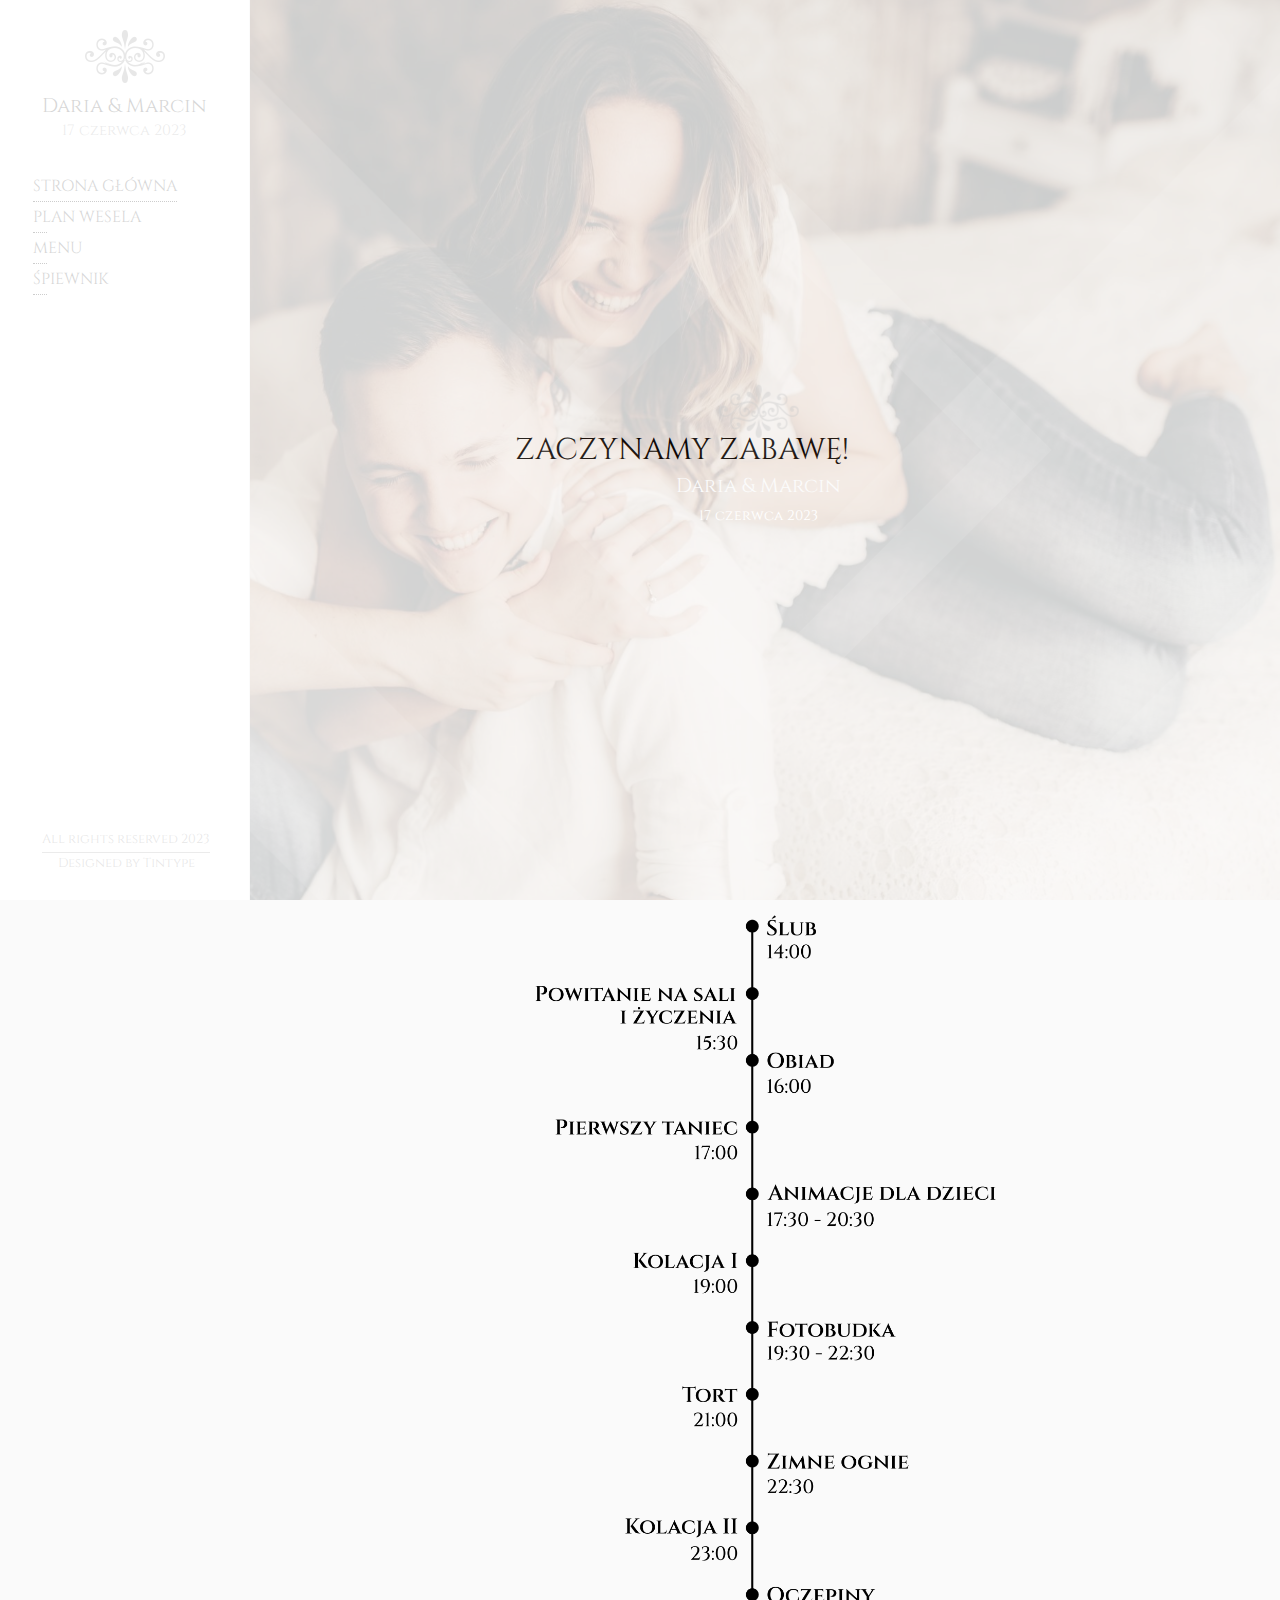
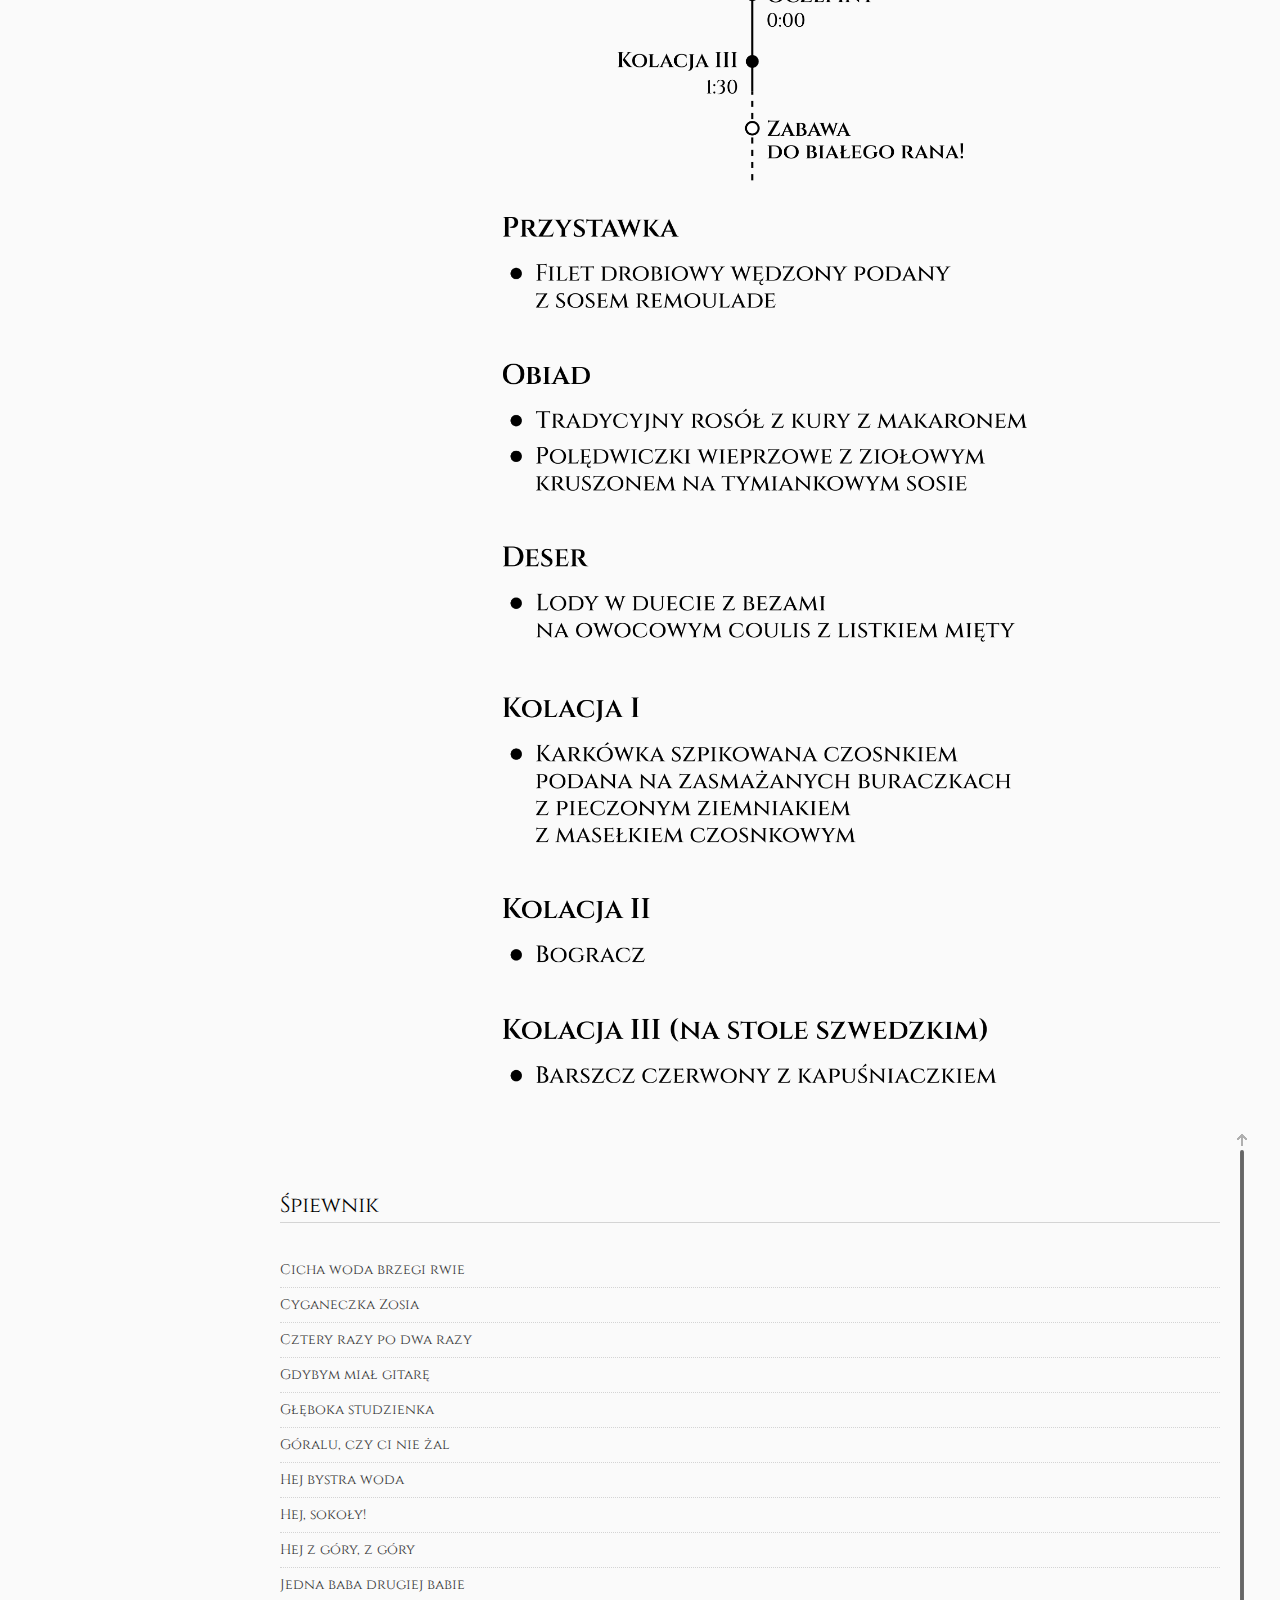
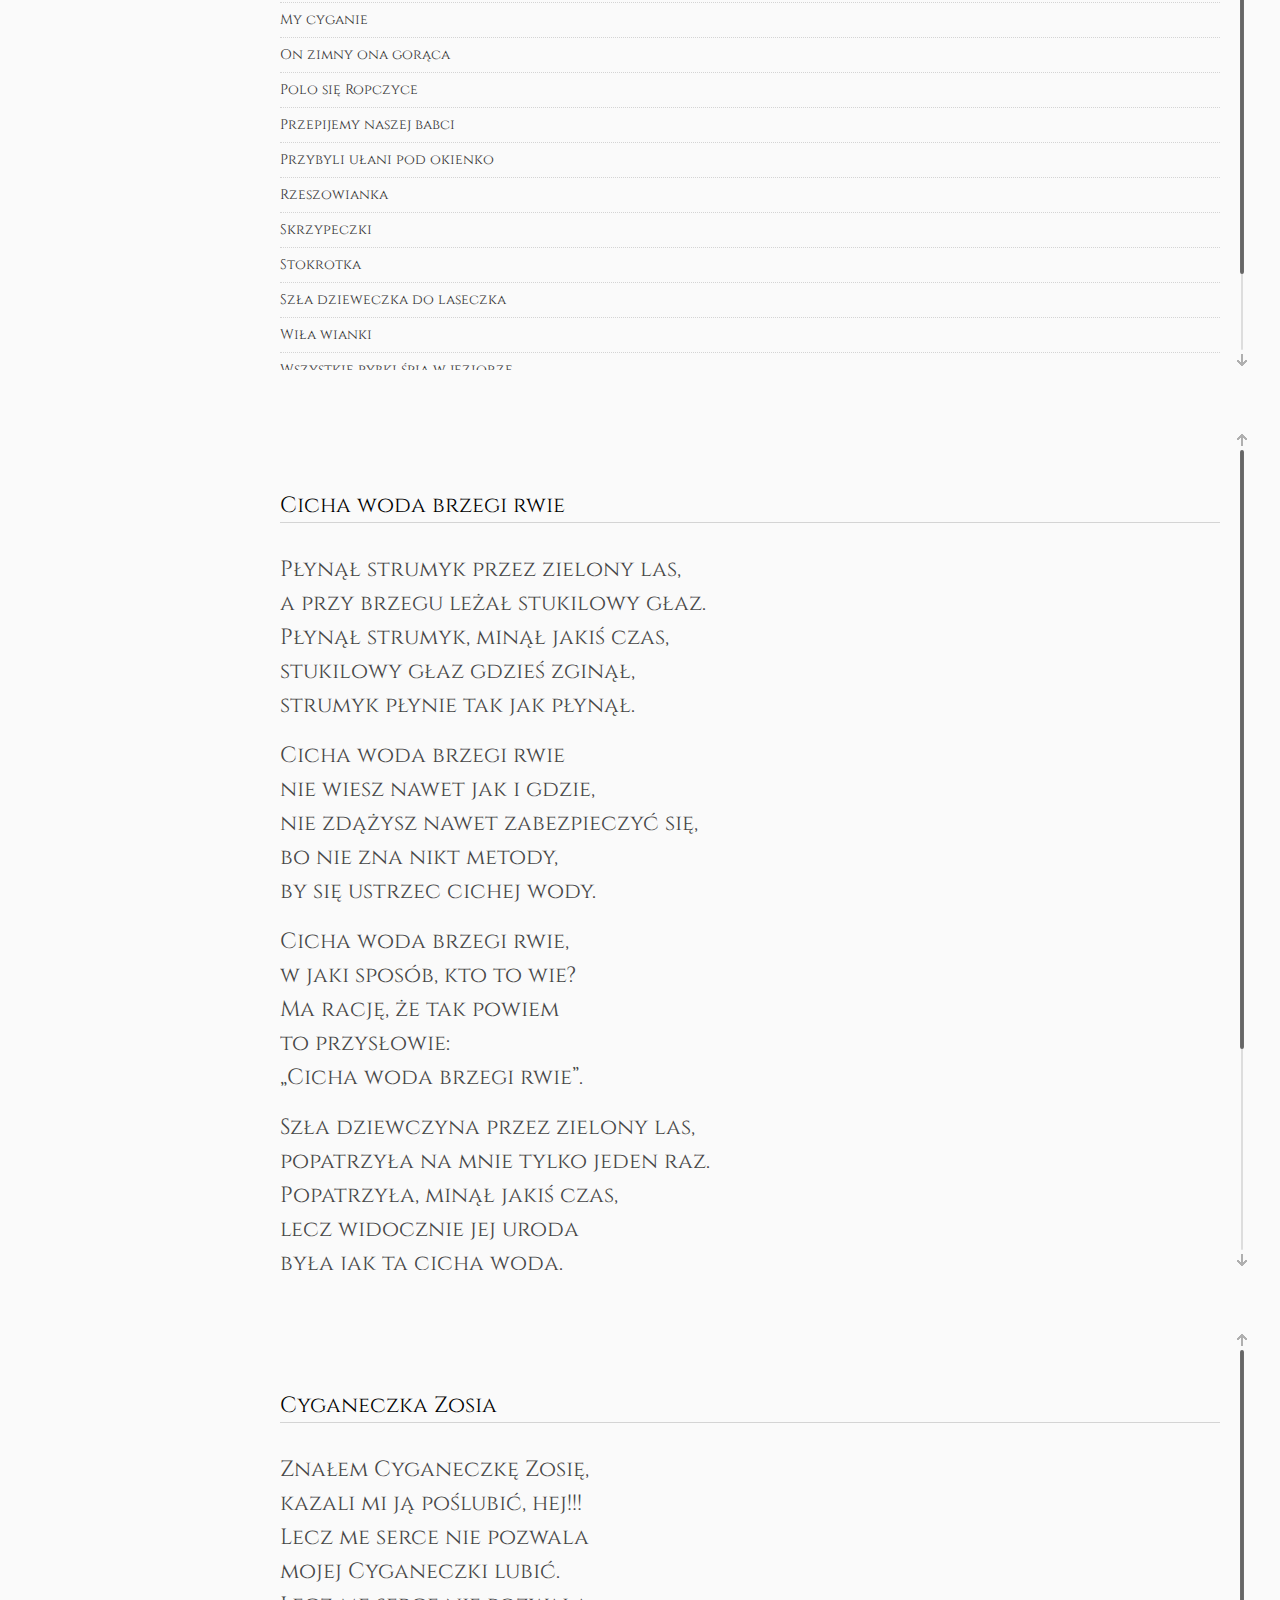
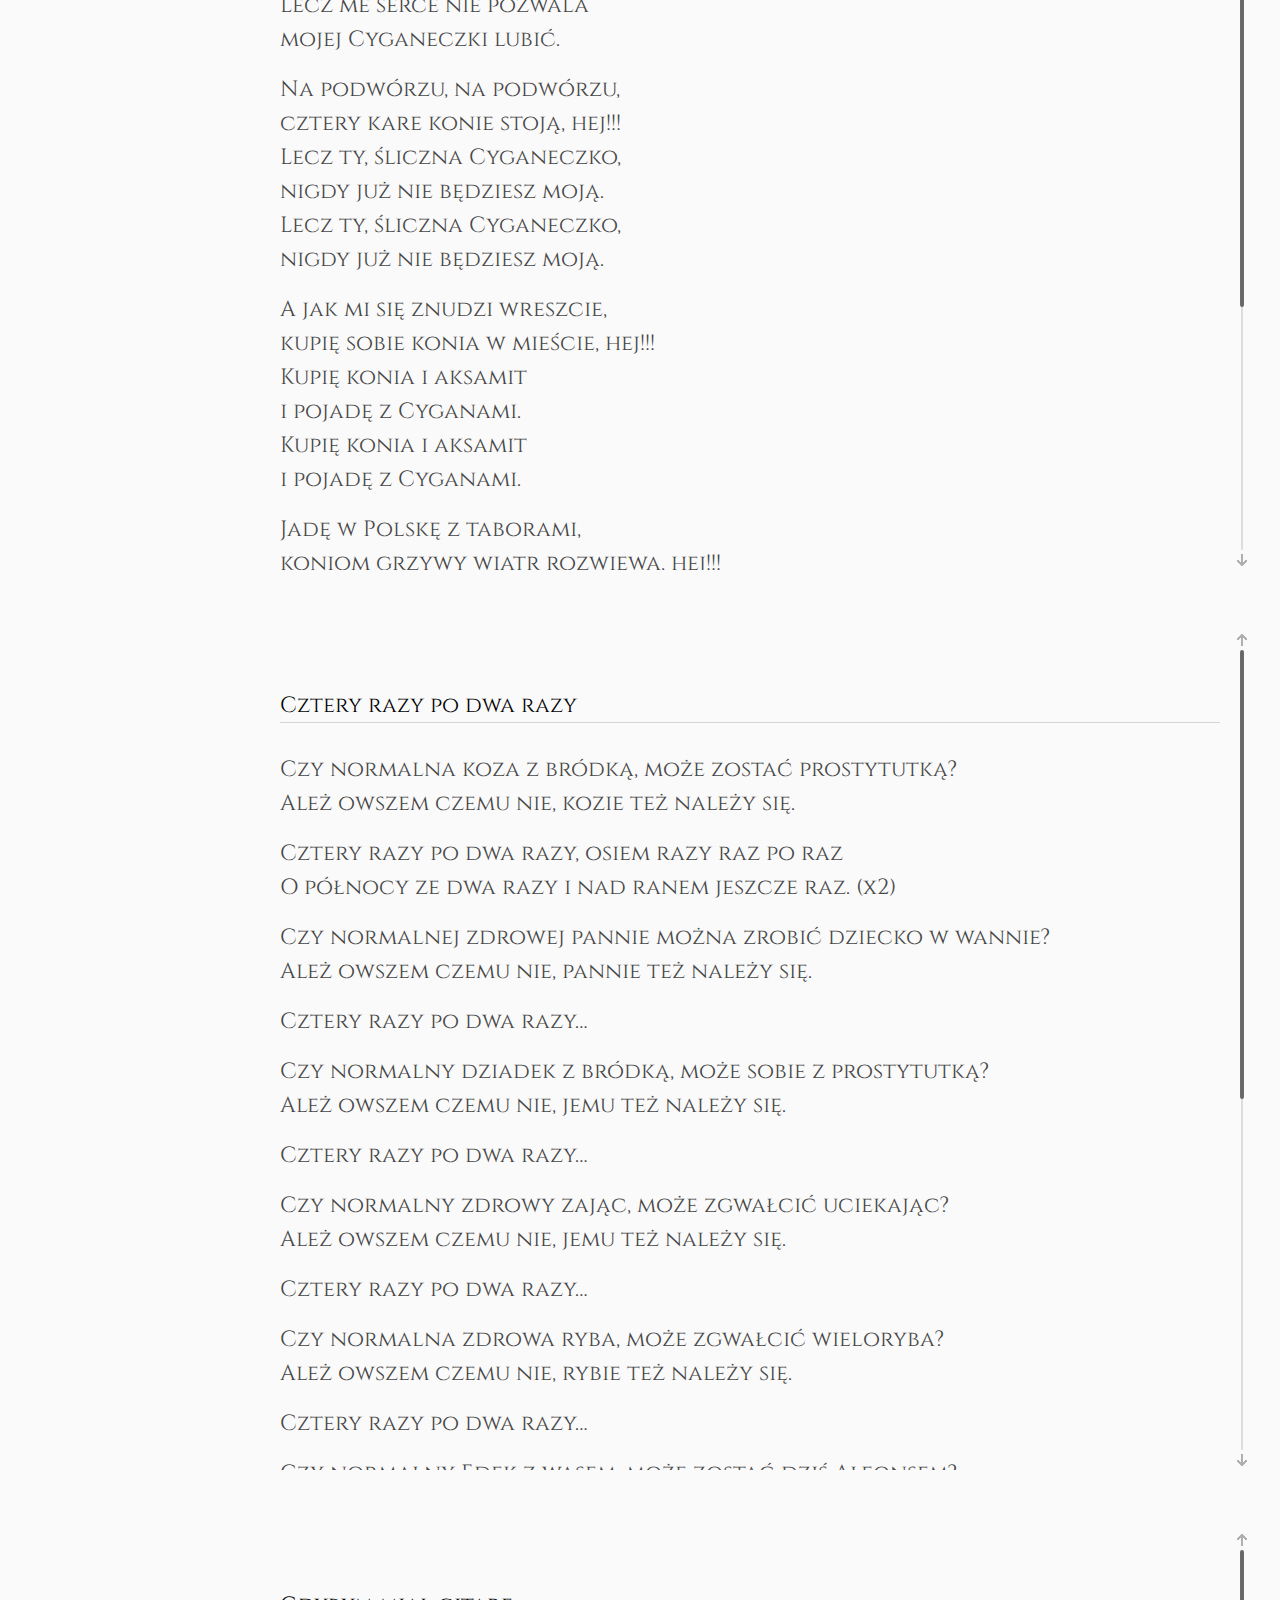
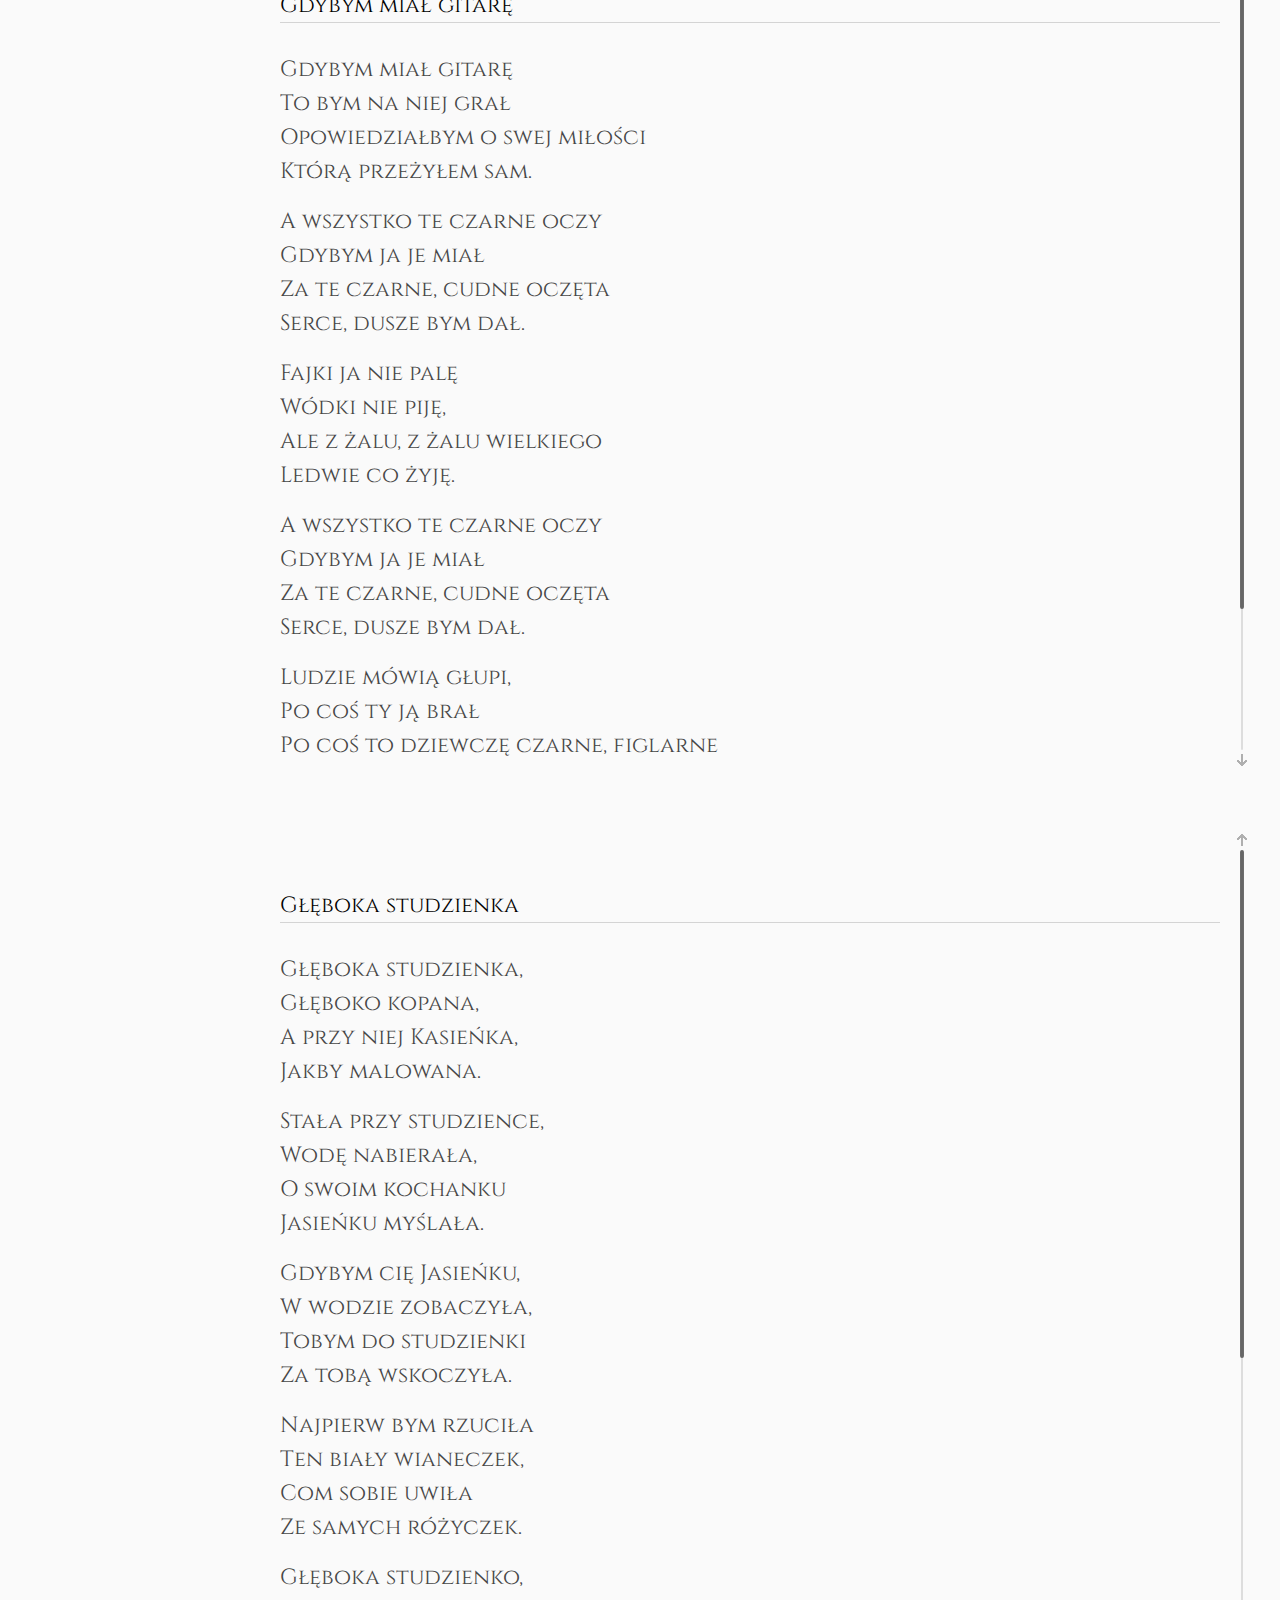
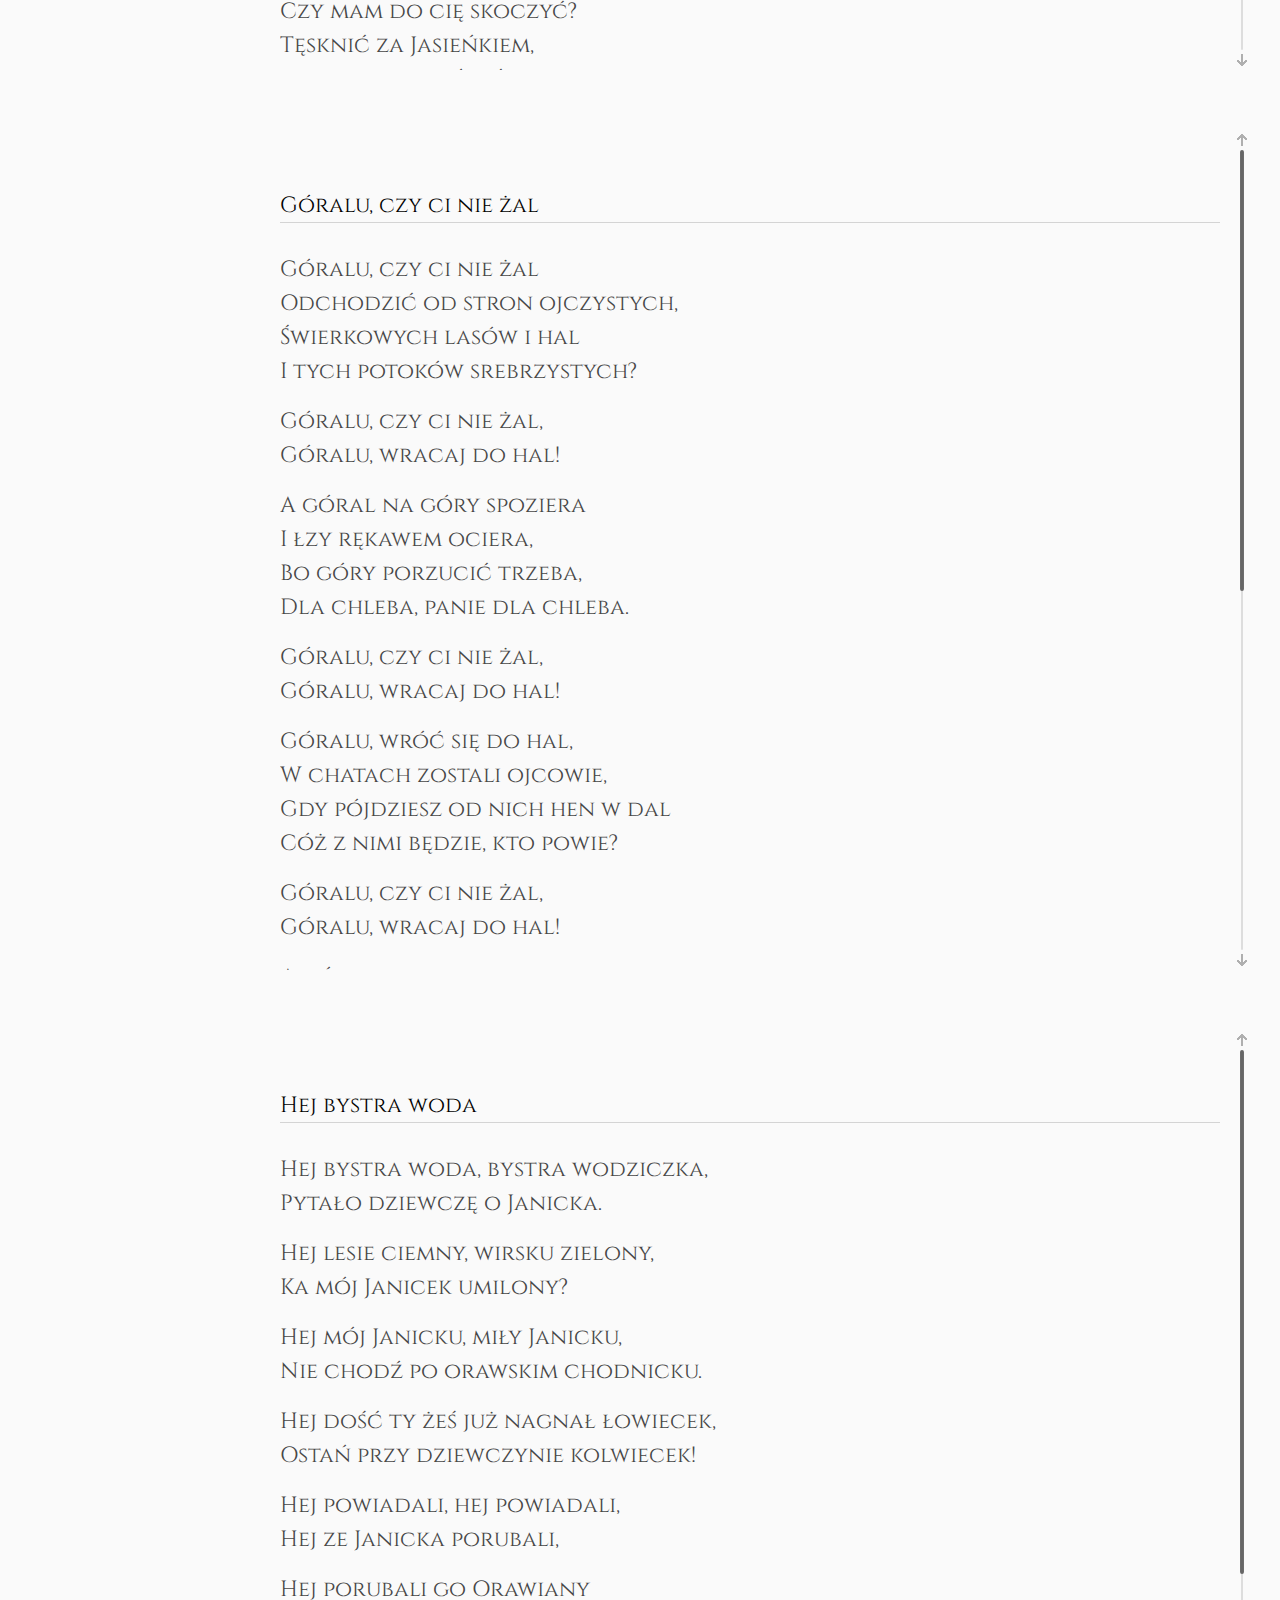
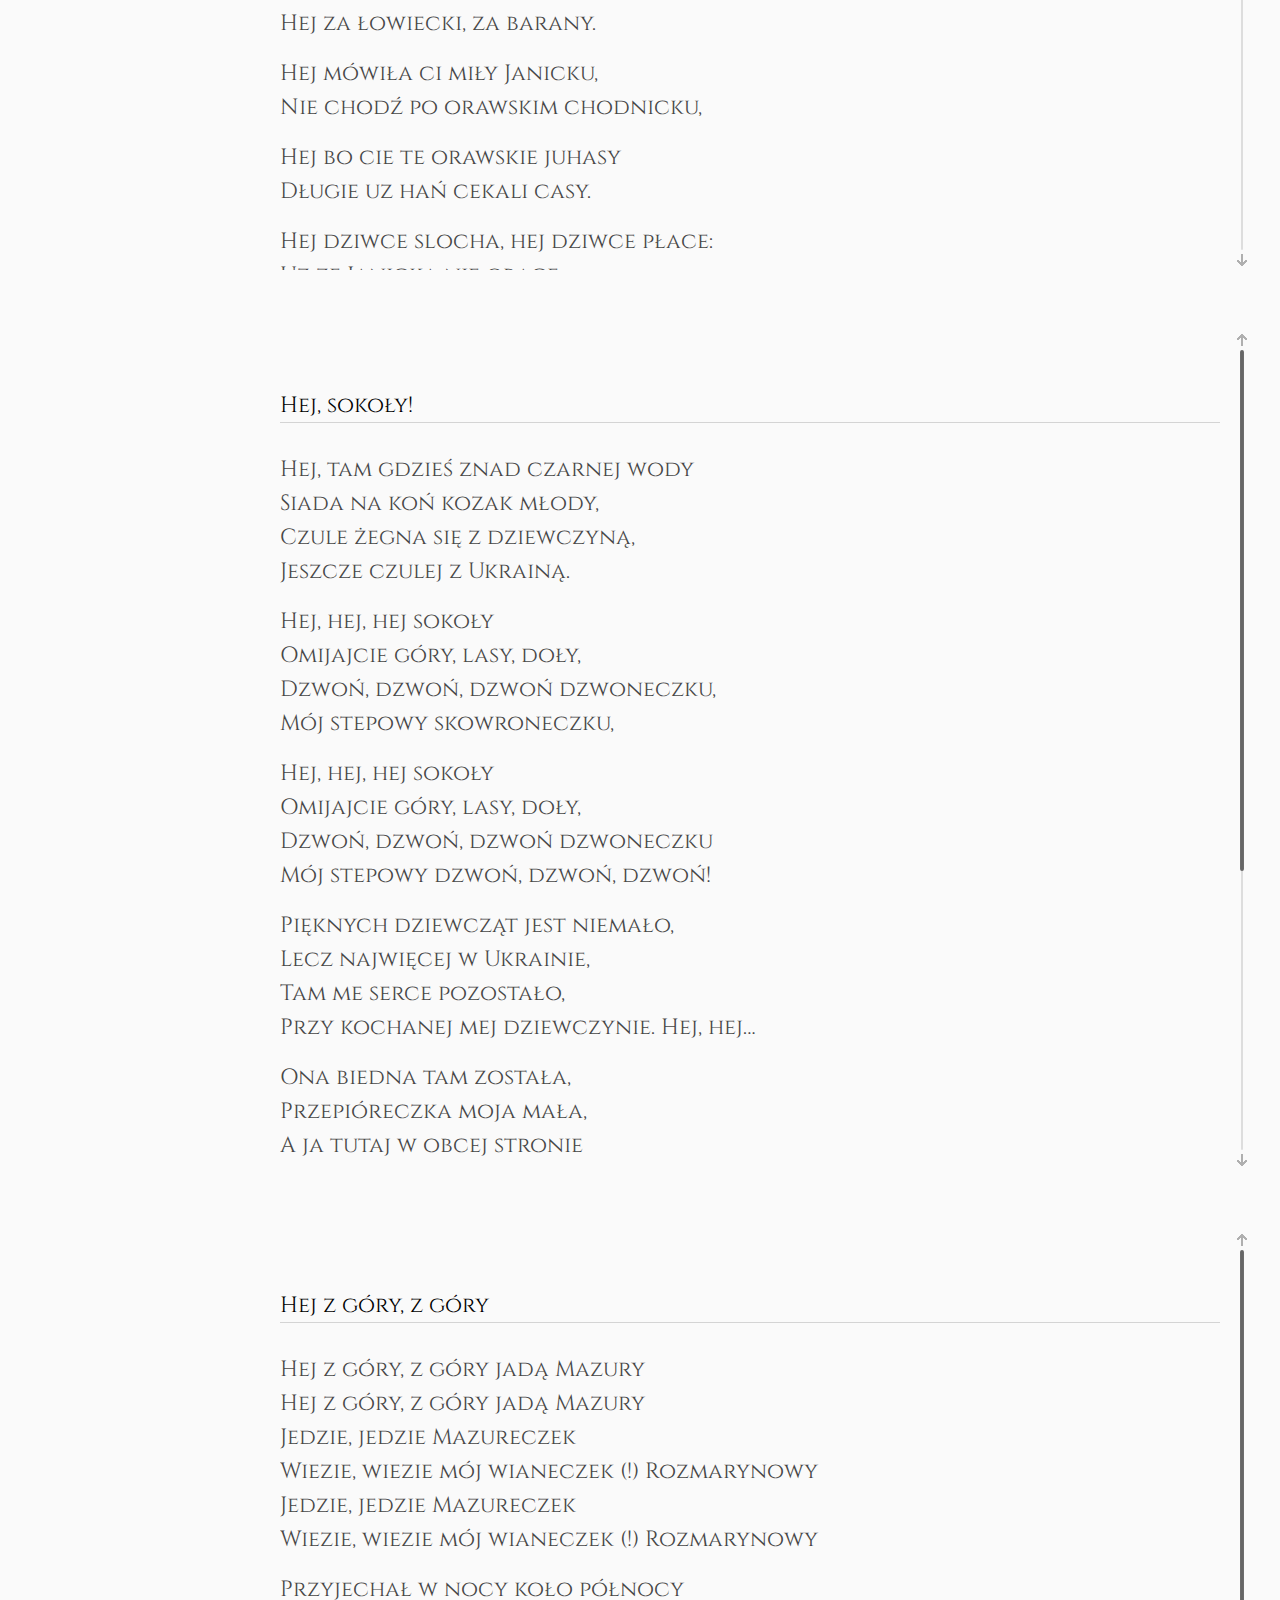
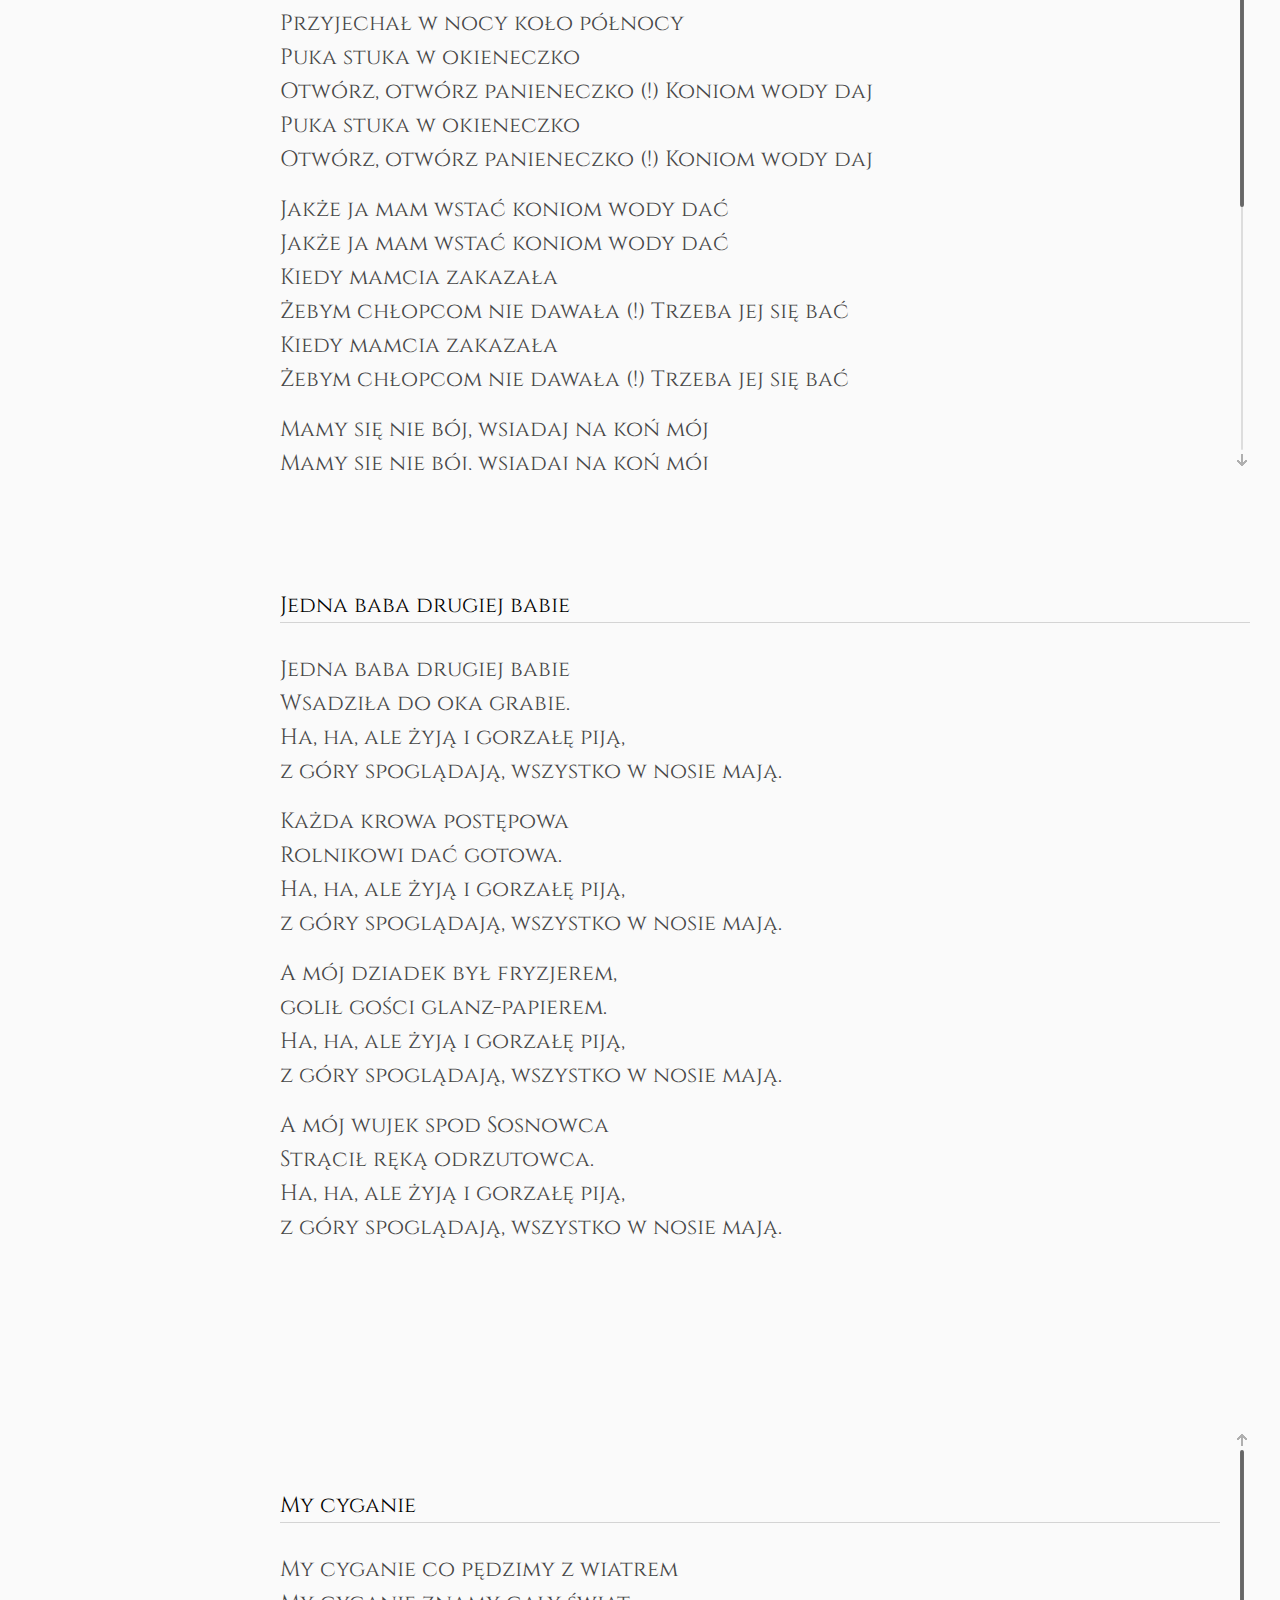
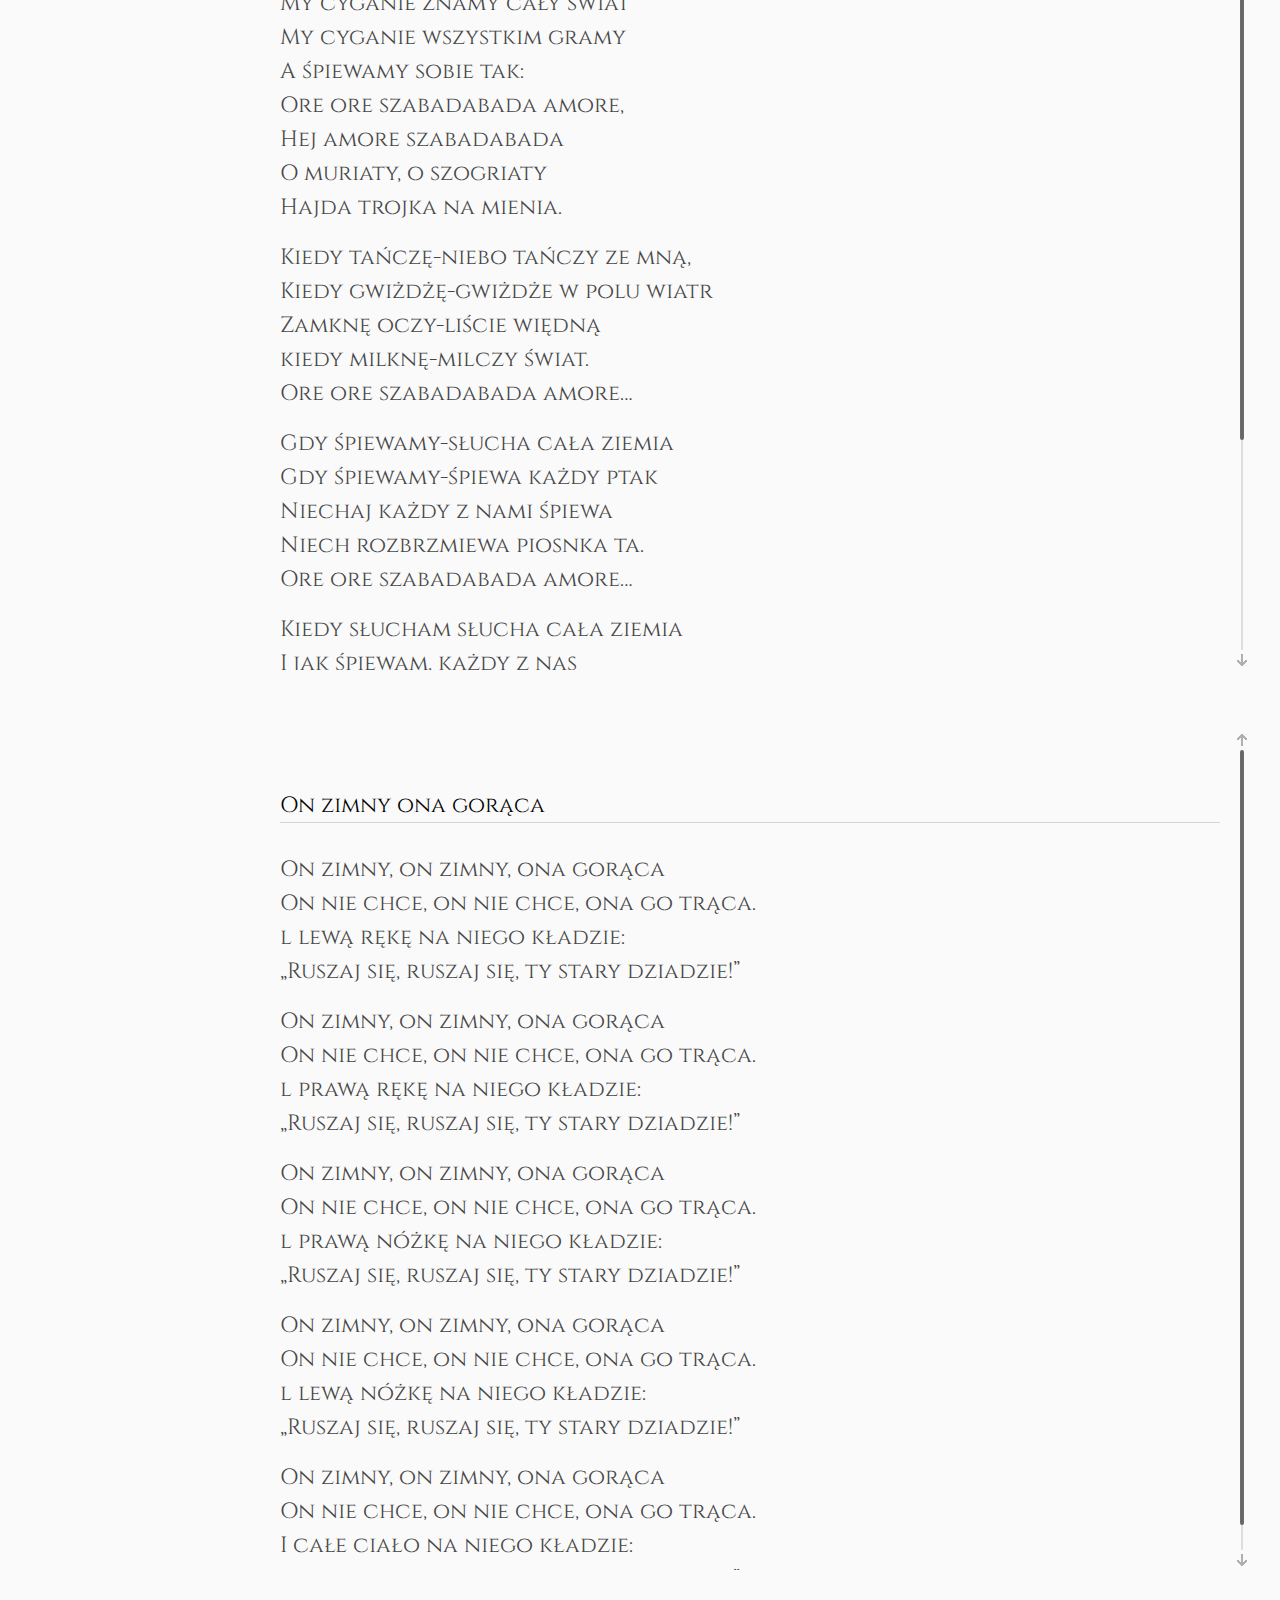
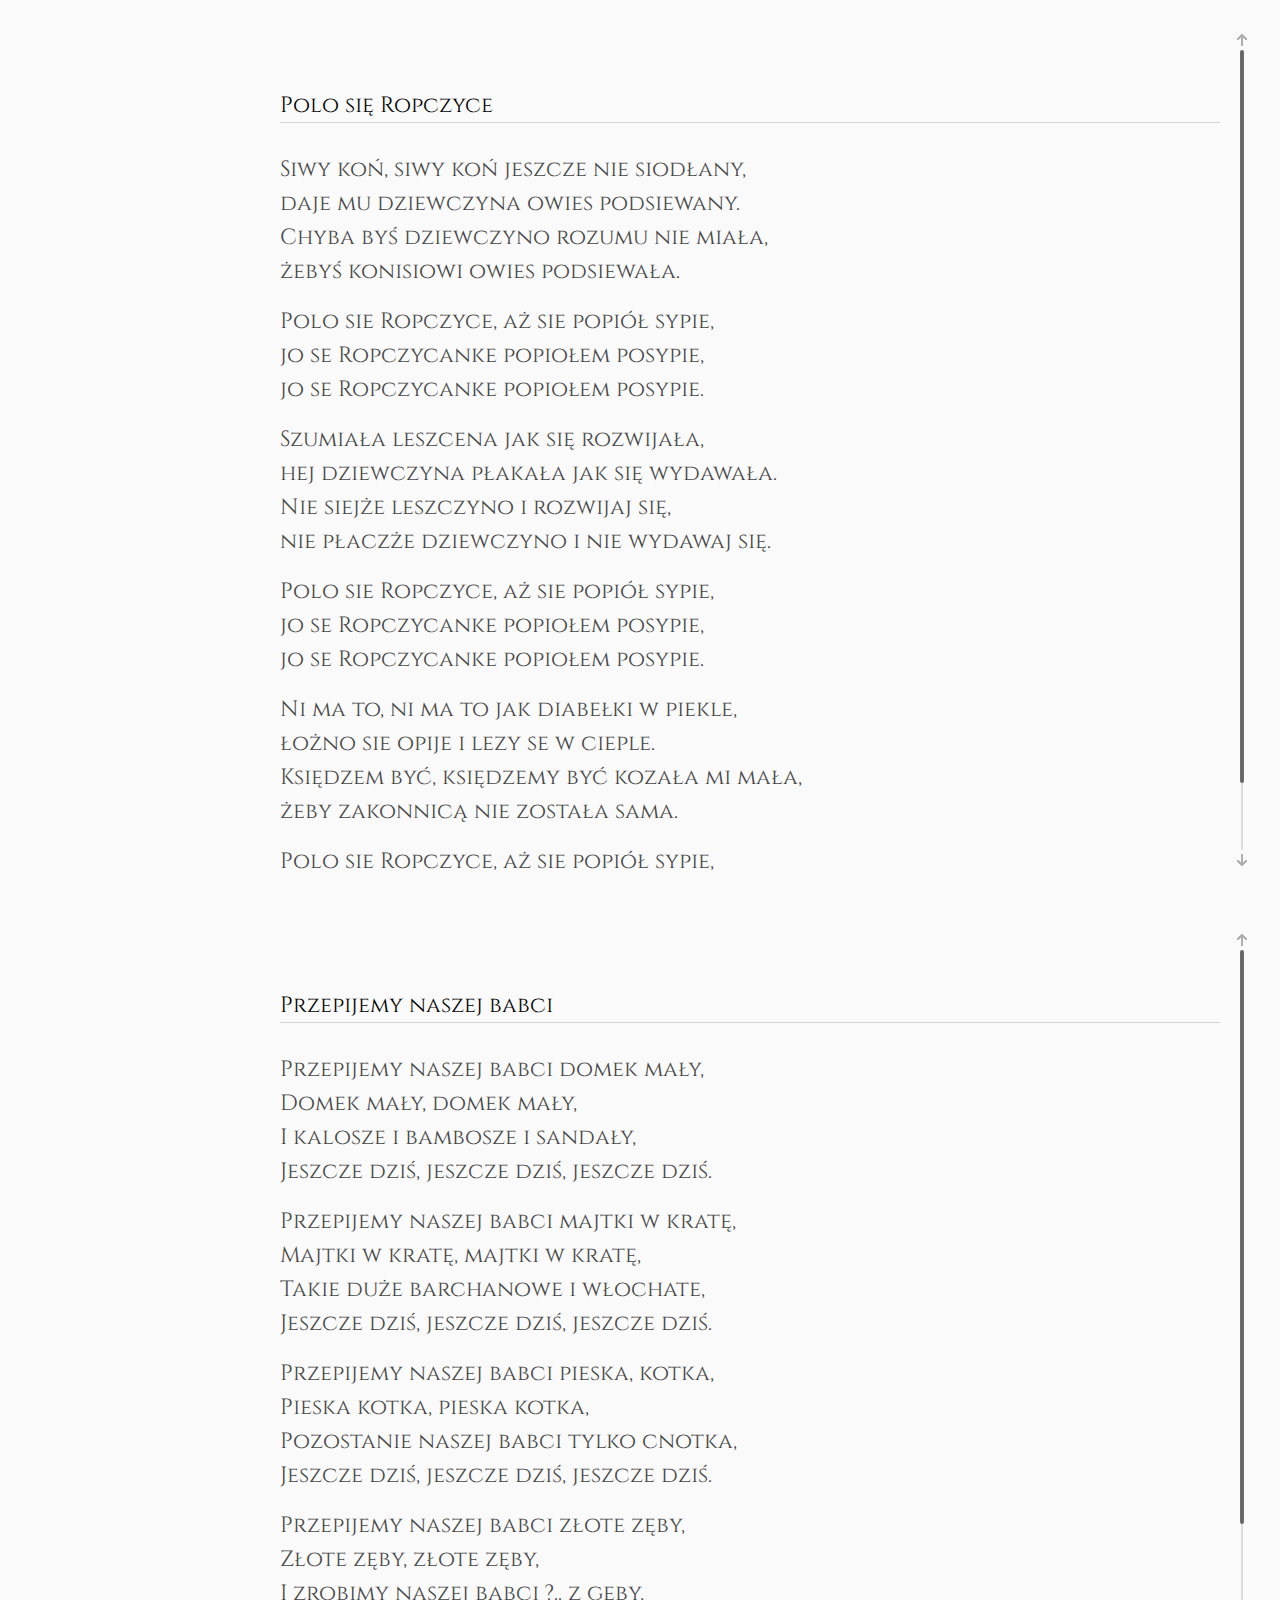
<file: index.html>
﻿
<!DOCTYPE html>
<html lang="en" class="no-js">
<head>
<meta charset="UTF-8" />
<title>Photographer and Graphic Designer</title>
<meta name="description" content="Description goes here"/>
<meta name="author" content="CssTemplateHeaven">

<meta name="viewport" content="width=device-width, initial-scale=1.0"/>
<link rel="preconnect" href="https://fonts.googleapis.com">
<link rel="preconnect" href="https://fonts.gstatic.com" crossorigin>
<link href="https://fonts.googleapis.com/css2?family=Cinzel&display=swap" rel="stylesheet"> 
<link href='http://fonts.googleapis.com/css?family=Quicksand:300,400,700' rel='stylesheet' type='text/css'/>
<link href='http://fonts.googleapis.com/css?family=Dosis:200,300,400,500,600,700,800' rel='stylesheet' type='text/css'/>
    <link href="fonts/font-awesome-4.0.3/css/font-awesome.min.css" rel="stylesheet" type="text/css" />
<link rel="shortcut icon" href="favicon.ico"/>
<!-- jScrollPane -->
    <link href="css/jquery.mCustomScrollbar.css" rel="stylesheet" type="text/css" />
    <link href="css/fancybox/jquery.fancybox.css" rel="stylesheet" type="text/css" />
<link rel="stylesheet" href="css/screen.css"/>
<script src="js/modernizr.custom.js" type="text/javascript"></script>

<script src="js/jquery-1.10.1.min.js" type="text/javascript"></script>
    
<script type="text/javascript" src="js/jquery.mousewheel.js"></script>
<script src="js/fancybox/jquery.fancybox.js" type="text/javascript"></script>

</head>
<body id="homepage">

<!-- Opener -->

<div class="modal">
    <h1 id="testid" data-content="ZACZYNAMY&nbsp;ZABAWĘ!">ZACZYNAMY&nbsp;ZABAWĘ!</h1>
</div>

<!-- MENU AND TEXT LOGO -->

<div class="menu collapse">
    <h2>COLLODION LOGO</h2>
    <h1>Daria &amp; Marcin</h1>
    <span>17 czerwca 2023</span>
    <nav id="cbp-fbscroller1" class="cbp-fbscroller">
        <a href="#fbsection1" class="cbp-fbcurrent force-close">STRONA GŁÓWNA</a>
        <a href="#fbsection2" class="force-close">PLAN WESELA</a>
        <a href="#fbsection3" class="force-close">MENU</a>
        <a href="#fbsection4" class="force-close">ŚPIEWNIK</a>
    </nav>
    <p class="copy">All rights reserved 2023
        <span>Designed by Tintype</span>
    </p>
    <a class="tablet-close icon-menu"><i class="fa fa-align-justify"></i></a>
</div>
<div id="cbp-fbscroller" class="cbp-fbscroller">

<!-- TEXT IN MIDDLE IMAGE TOP -->

<section id="fbsection1">
    <div class="block">
        <span class="effectopacity"></span>
        <div class="tablet-logo">
            <div class="inner-tablet-logo">
                <h2>COLLODION LOGO</h2>
                <h1>Daria &amp; Marcin</h1>
                <span>17 czerwca 2023</span>
            </div>
        </div>
    </div>
</section>

<!-- SECTION ABOUT -->

<section class="about" id="fbsection2">
    <div class="block">
        <div id="bl-main" class="bl-main">
            <div id="plan" class="single">
                <a href="img/models/plan_wesela.png" class="bl-box fancybox-effects-d" title="">
                    <span class="project-title">PLAN WESELA</span>
                </a>
            </div>
        </div>
    </div>
</section>

<!-- SECTION EXPERIENCES -->

<section class="experience" id="fbsection3">
    <div class="block">
        <div id="bl-main" class="bl-main">
            <div id="menu" class="single">
                <a href="img/models/menu.png" class="bl-box fancybox-effects-d" title="">
                <span class="project-title">MENU</span>
                </a>
            </div>
        </div>
    </div>
</section>

<!-- SECTION PORTFOLIO MODES -->

<section class="experience" id="fbsection3">
    <div class="block">
        <div class="inner-noslit">
            <header>Śpiewnik</header>
            <nav id="cbp-fbscroller1" class="cbp-fbscroller">
                <ul class="about-data">
                    <li><span class="value"><a href="#fbsection5">Cicha woda brzegi rwie</a></span><div class="clear"></div></li>
                    <li><span class="value"><a href="#fbsection6">Cyganeczka Zosia</a></span><div class="clear"></div></li>
                    <li><span class="value"><a href="#fbsection7">Cztery razy po dwa razy</a></span><div class="clear"></div></li>
                    <li><span class="value"><a href="#fbsection8">Gdybym miał gitarę</a></span><div class="clear"></div></li>
                    <li><span class="value"><a href="#fbsection9">Głęboka studzienka</a></span><div class="clear"></div></li>
                    <li><span class="value"><a href="#fbsection10">Góralu, czy ci nie żal</a></span><div class="clear"></div></li>
                    <li><span class="value"><a href="#fbsection11">Hej bystra woda</a></span><div class="clear"></div></li>
                    <li><span class="value"><a href="#fbsection12">Hej, sokoły!</a></span><div class="clear"></div></li>
                    <li><span class="value"><a href="#fbsection13">Hej z góry, z góry</a></span><div class="clear"></div></li>
                    <li><span class="value"><a href="#fbsection14">Jedna baba drugiej babie</a></span><div class="clear"></div></li>
                    <li><span class="value"><a href="#fbsection15">My cyganie</a></span><div class="clear"></div></li>
                    <li><span class="value"><a href="#fbsection16">On zimny ona gorąca</a></span><div class="clear"></div></li>
                    <li><span class="value"><a href="#fbsection17">Polo się Ropczyce</a></span><div class="clear"></div></li>
                    <li><span class="value"><a href="#fbsection18">Przepijemy naszej babci</a></span><div class="clear"></div></li>
                    <li><span class="value"><a href="#fbsection19">Przybyli ułani pod okienko</a></span><div class="clear"></div></li>
                    <li><span class="value"><a href="#fbsection20">Rzeszowianka</a></span><div class="clear"></div></li>
                    <li><span class="value"><a href="#fbsection21">Skrzypeczki</a></span><div class="clear"></div></li>
                    <li><span class="value"><a href="#fbsection22">Stokrotka</a></span><div class="clear"></div></li>
                    <li><span class="value"><a href="#fbsection23">Szła dzieweczka do laseczka</a></span><div class="clear"></div></li>
                    <li><span class="value"><a href="#fbsection24">Wiła wianki</a></span><div class="clear"></div></li>
                    <li><span class="value"><a href="#fbsection25">Wszystkie rybki śpią w jeziorze</a></span><div class="clear"></div></li>
                    <li><span class="value"><a href="#fbsection26">Zabrałaś serce moje</a></span><div class="clear"></div></li>
                    <li><span class="value"><a href="#fbsection27">Z tamtej strony Wisły</a></span><div class="clear"></div></li>
                  </ul>
                  
                  
            </nav>
</section>

<section class="experience" id="fbsection5">
    <div class="block">
      <div class="inner-noslit">
        <header>Cicha woda brzegi rwie</header>

        <p>
            Płynął strumyk przez zielony las,<br>
            a przy brzegu leżał stukilowy głaz.<br>
            Płynął strumyk, minął jakiś czas,<br>
            stukilowy głaz gdzieś zginął,<br>
            strumyk płynie tak jak płynął.
          </p>
          <br>
          <p>
            Cicha woda brzegi rwie<br>
            nie wiesz nawet jak i gdzie,<br>
            nie zdążysz nawet zabezpieczyć się,<br>
            bo nie zna nikt metody,<br>
            by się ustrzec cichej wody.
          </p>
          <br>
          <p>
            Cicha woda brzegi rwie,<br>
            w jaki sposób, kto to wie?<br>
            Ma rację, że tak powiem<br>
            to przysłowie:<br>
            „Cicha woda brzegi rwie”.
          </p>
          <br>
          <p>
            Szła dziewczyna przez zielony las,<br>
            popatrzyła na mnie tylko jeden raz.<br>
            Popatrzyła, minął jakiś czas,<br>
            lecz widocznie jej uroda<br>
            była jak ta cicha woda.
          </p>
          <br>
          <p>
            Cicha woda brzegi rwie...
          </p>
          <br>
          <p>
            Płynie strumyk przez zielony las,<br>
            skończył się już dla mnie kawalerski czas.<br>
            Dzisiaj tylko czasem proszę was,<br>
            jeśli żonka mnie nie słyszy,<br>
            śpiewam sobie jak najciszej:<br>
            Cicha woda brzegi rwie...
          </p>

      </div>
    </div>
  </section>
  <section class="experience" id="fbsection6">
    <div class="block">
      <div class="inner-noslit">
        <header>Cyganeczka Zosia</header>

        <p>
            Znałem Cyganeczkę Zosię,<br>
            kazali mi ją poślubić, hej!!!<br>
            Lecz me serce nie pozwala<br>
            mojej Cyganeczki lubić.<br>
            Lecz me serce nie pozwala<br>
            mojej Cyganeczki lubić.
          </p>
          <br>
          <p>
            Na podwórzu, na podwórzu,<br>
            cztery kare konie stoją, hej!!!<br>
            Lecz ty, śliczna Cyganeczko,<br>
            nigdy już nie będziesz moją.<br>
            Lecz ty, śliczna Cyganeczko,<br>
            nigdy już nie będziesz moją.
          </p>
          <br>
          <p>
            A jak mi się znudzi wreszcie,<br>
            kupię sobie konia w mieście, hej!!!<br>
            Kupię konia i aksamit<br>
            i pojadę z Cyganami.<br>
            Kupię konia i aksamit<br>
            i pojadę z Cyganami.
          </p>
          <br>
          <p>
            Jadę w Polskę z taborami,<br>
            koniom grzywy wiatr rozwiewa, hej!!!<br>
            A ja jadę z Cyganami<br>
            i o Cyganeczce śpiewam.<br>
            A ja jadę z Cyganami<br>
            i o Cyganeczce śpiewam.
          </p>
          <br>
          <p>
            ho! ho! ho! ho! ho! ho!<br>
            ho! ho! ho! ho! ho! ho!<br>
            Lecz me serce nie pozwala<br>
            mojej Cyganeczki lubić.<br>
            Lecz me serce nie pozwala<br>
            mojej cyganeczki lubić.
          </p>
          

      </div>
    </div>
  </section>
  <section class="experience" id="fbsection7">
    <div class="block">
      <div class="inner-noslit">
        <header>Cztery razy po dwa razy</header>

        <p>
            Czy normalna koza z bródką, może zostać prostytutką?<br>
            Ależ owszem czemu nie, kozie też należy się.
          </p>
          <br>
          <p>
            Cztery razy po dwa razy, osiem razy raz po raz<br>
            O północy ze dwa razy i nad ranem jeszcze raz. (x2)
          </p>
          <br>
          <p>
            Czy normalnej zdrowej pannie można zrobić dziecko w wannie?<br>
            Ależ owszem czemu nie, pannie też należy się.
          </p>
          <br>
          <p>
            Cztery razy po dwa razy…
          </p>
          <br>
          <p>
            Czy normalny dziadek z bródką, może sobie z prostytutką?<br>
            Ależ owszem czemu nie, jemu też należy się.
          </p>
          <br>
          <p>
            Cztery razy po dwa razy…
          </p>
          <br>
          <p>
            Czy normalny zdrowy zając, może zgwałcić uciekając?<br>
            Ależ owszem czemu nie, jemu też należy się.
          </p>
          <br>
          <p>
            Cztery razy po dwa razy…
          </p>
          <br>
          <p>
            Czy normalna zdrowa ryba, może zgwałcić wieloryba?<br>
            Ależ owszem czemu nie, rybie też należy się.
          </p>
          <br>
          <p>
            Cztery razy po dwa razy…
          </p>
          <br>
          <p>
            Czy normalny Edek z wąsem, może zostać dziś Alfonsem?<br>
            Ależ owszem czemu nie, jemu też należy się.
          </p>
          <br>
          <p>
            Cztery razy po dwa razy…
          </p>
          <br>
          <p>
            Czy normalny podchorąży, może być przyczyną ciąży?<br>
            Ależ owszem czemu nie, jemu też należy się.
          </p>
          <br>
          <p>
            Cztery razy po dwa razy…
          </p>
          <br>
          <p>
            A czy dziwka z podstawówki, może dawać za złotówki?<br>
            Ależ owszem czemu nie, dziwce też należy się.
          </p>
          <br>
          <p>
            Cztery razy po dwa razy…
          </p>
          <br>
          <p>
            A czy zwykły młody student, może raz w tygodniu z trudem?<br>
            Och nie, och nie, och nie, nie, on w stołówce żywi się.
          </p>
          <br>
          <p>
            Cztery razy po dwa razy…
          </p>
          <br>
          <p>
            Każdy rolnik postępowy sam zapładnia swoje krowy,<br>
            każda krowa postępowa, rolnikowi dać gotowa.
          </p>
          <br>
          <p>
            Cztery razy po dwa razy…
          </p>
          <br>
          

      </div>
    </div>
  </section>
  <section class="experience" id="fbsection8">
    <div class="block">
      <div class="inner-noslit">
        <header>Gdybym miał gitarę</header>

        <p>
            Gdybym miał gitarę<br>
            To bym na niej grał<br>
            Opowiedziałbym o swej miłości<br>
            Którą przeżyłem sam.
          </p>
          <br>
          <p>
            A wszystko te czarne oczy<br>
            Gdybym ja je miał<br>
            Za te czarne, cudne oczęta<br>
            Serce, dusze bym dał.
          </p>
          <br>
          <p>
            Fajki ja nie palę<br>
            Wódki nie piję,<br>
            Ale z żalu, z żalu wielkiego<br>
            Ledwie co żyję.
          </p>
          <br>
          <p>
            A wszystko te czarne oczy<br>
            Gdybym ja je miał<br>
            Za te czarne, cudne oczęta<br>
            Serce, dusze bym dał.
          </p>
          <br>
          <p>
            Ludzie mówią głupi,<br>
            Po coś ty ją brał<br>
            Po coś to dziewczę czarne, figlarne<br>
            Mocno pokochał.
          </p>
          <br>
          <p>
            A wszystko te czarne oczy<br>
            Gdybym ja je miał<br>
            Za te czarne, cudne oczęta<br>
            Serce, duszę bym dał.
          </p>
          

      </div>
    </div>
  </section>
  <section class="experience" id="fbsection9">
    <div class="block">
      <div class="inner-noslit">
        <header>Głęboka studzienka</header>

        <p>
            Głęboka studzienka,<br>
            Głęboko kopana,<br>
            A przy niej Kasieńka,<br>
            Jakby malowana.
          </p>
          <br>
          <p>
            Stała przy studzience,<br>
            Wodę nabierała,<br>
            O swoim kochanku<br>
            Jasieńku myślała.
          </p>
          <br>
          <p>
            Gdybym cię Jasieńku,<br>
            W wodzie zobaczyła,<br>
            Tobym do studzienki<br>
            Za tobą wskoczyła.
          </p>
          <br>
          <p>
            Najpierw bym rzuciła<br>
            Ten biały wianeczek,<br>
            Com sobie uwiła<br>
            Ze samych różyczek.
          </p>
          <br>
          <p>
            Głęboka studzienko,<br>
            Czy mam do cię skoczyć?<br>
            Tęsknić za Jasieńkiem,<br>
            Zycie sobie skrócić?
          </p>
          <br>
          <p>
            Nie skoczę do ciebie,<br>
            Studzienko głęboka,<br>
            Za daleko do dna<br>
            I zimna twa woda.
          </p>
          <br>
          <p>
            Ucałuję listek,<br>
            Szeroki, dębowy,<br>
            Razem z pozdrowieniem<br>
            Rzucę go do wody.
          </p>
          <br>
          <p>
            Zanieś go studzienko<br>
            Do Jasieńka mego<br>
            Powiedz mu ode mnie,<br>
            Że czekam na niego.
          </p>
          

      </div>
    </div>
  </section>
  <section class="experience" id="fbsection10">
    <div class="block">
      <div class="inner-noslit">
        <header>Góralu, czy ci nie żal</header>

        <p>
            Góralu, czy ci nie żal<br>
            Odchodzić od stron ojczystych,<br>
            Świerkowych lasów i hal<br>
            I tych potoków srebrzystych?
          </p>
          <br>
          <p>
            Góralu, czy ci nie żal,<br>
            Góralu, wracaj do hal!
          </p>
          <br>
          <p>
            A góral na góry spoziera<br>
            I łzy rękawem ociera,<br>
            Bo góry porzucić trzeba,<br>
            Dla chleba, panie dla chleba.
          </p>
          <br>
          <p>
            Góralu, czy ci nie żal,<br>
            Góralu, wracaj do hal!
          </p>
          <br>
          <p>
            Góralu, wróć się do hal,<br>
            W chatach zostali ojcowie,<br>
            Gdy pójdziesz od nich hen w dal<br>
            Cóż z nimi będzie, kto powie?
          </p>
          <br>
          <p>
            Góralu, czy ci nie żal,<br>
            Góralu, wracaj do hal!
          </p>
          <br>
          <p>
            A góral jak dziecko płacze:<br>
            Może już ich nie zobaczę;<br>
            I starych porzucić trzeba,<br>
            Dla chleba, panie, dla chleba.
          </p>
          <br>
          <p>
            Góralu, czy ci nie żal,<br>
            Góralu, wracaj do hal!
          </p>
          <br>
          <p>
            Góralu, żal mi cię, żal!<br>
            I poszedł z grabkami, z kosą,<br>
            I poszedł z gór swoich w dal,<br>
            W guńce starganej szedł boso.
          </p>
          <br>
          <p>
            Góralu, czy ci nie żal,<br>
            Góralu, wracaj do hal!
          </p>
          <br>
          <p>
            Lecz zanim liść opadł z drzew<br>
            Powraca góral do chaty,<br>
            Na ustach wesoły śpiew,<br>
            Trzos w rękach niesie bogaty.
          </p>
          <br>
          <p>
            Góralu, czy ci nie żal,<br>
            Góralu, wracaj do hal!
          </p>
          

      </div>
    </div>
  </section>
  <section class="experience" id="fbsection11">
    <div class="block">
      <div class="inner-noslit">
        <header>Hej bystra woda</header>

        <p>
            Hej bystra woda, bystra wodziczka,<br>
            Pytało dziewczę o Janicka.
          </p>
          <br>
          <p>
            Hej lesie ciemny, wirsku zielony,<br>
            Ka mój Janicek umilony?
          </p>
          <br>
          <p>
            Hej mój Janicku, miły Janicku,<br>
            Nie chodź po orawskim chodnicku.
          </p>
          <br>
          <p>
            Hej dość ty żeś już nagnał łowiecek,<br>
            Ostań przy dziewczynie kolwiecek!
          </p>
          <br>
          <p>
            Hej powiadali, hej powiadali,<br>
            Hej ze Janicka porubali,
          </p>
          <br>
          <p>
            Hej porubali go Orawiany<br>
            Hej za łowiecki, za barany.
          </p>
          <br>
          <p>
            Hej mówiła ci miły Janicku,<br>
            Nie chodź po orawskim chodnicku,
          </p>
          <br>
          <p>
            Hej bo cie te orawskie juhasy<br>
            Długie uz hań cekali casy.
          </p>
          <br>
          <p>
            Hej dziwce slocha, hej dziwce płace:<br>
            Uz ze Janicka nie obace.
          </p>
          <br>
          <p>
            U orawskiego zamecku ściany<br>
            Leży Janicek porubany.
          </p>
          <br>
          <p>
            Hej Madziar pije, hej Madziar płaci,<br>
            Hej u Madziara płacom dzieci,
          </p>
          <br>
          <p>
            Hej płacom dzieci, hej płace żona,<br>
            Hej że Madziara nima doma.
          </p>
          <br>
          <p>
            Hej dolom, dolom, od skalnych Tater<br>
            Hej poświstuje halny wiater,
          </p>
          <br>
          <p>
            Hej poświstuje, hej ciska bidom,<br>
            Hej po dolinach chłopcy idom.
          </p>
          

      </div>
    </div>
  </section>
  <section class="experience" id="fbsection12">
    <div class="block">
      <div class="inner-noslit">
        <header>Hej, sokoły!</header>

        <p>
            Hej, tam gdzieś znad czarnej wody<br>
            Siada na koń kozak młody,<br>
            Czule żegna się z dziewczyną,<br>
            Jeszcze czulej z Ukrainą.
          </p>
          <br>
          <p>
            Hej, hej, hej sokoły<br>
            Omijajcie góry, lasy, doły,<br>
            Dzwoń, dzwoń, dzwoń dzwoneczku,<br>
            Mój stepowy skowroneczku,
          </p>
          <br>
          <p>
            Hej, hej, hej sokoły<br>
            Omijajcie góry, lasy, doły,<br>
            Dzwoń, dzwoń, dzwoń dzwoneczku<br>
            Mój stepowy dzwoń, dzwoń, dzwoń!
          </p>
          <br>
          <p>
            Pięknych dziewcząt jest niemało,<br>
            Lecz najwięcej w Ukrainie,<br>
            Tam me serce pozostało,<br>
            Przy kochanej mej dziewczynie. Hej, hej…
          </p>
          <br>
          <p>
            Ona biedna tam została,<br>
            Przepióreczka moja mała,<br>
            A ja tutaj w obcej stronie<br>
            Dniem i nocą tęsknię do niej.
          </p>
          <br>
          <p>
            Hej, hej…<br>
            Żal, żal za dziewczyną,<br>
            Za zieloną Ukrainą,<br>
            Żal, żal serce płacze,<br>
            Że jej więcej nie zobaczę.
          </p>
          <br>
          <p>
            Hej, hej…<br>
            Wina, wina, wina dajcie,<br>
            A jak umrę pochowajcie<br>
            Na zielonej Ukrainie<br>
            Przy kochanej mej dziewczynie.
          </p>
          <br>
          <p>
            Hej, hej…
          </p>
          

      </div>
    </div>
  </section>
  <section class="experience" id="fbsection13">
    <div class="block">
      <div class="inner-noslit">
        <header>Hej z góry, z góry</header>

        <p>
            Hej z góry, z góry jadą Mazury<br>
            Hej z góry, z góry jadą Mazury<br>
            Jedzie, jedzie Mazureczek<br>
            Wiezie, wiezie mój wianeczek (!) Rozmarynowy<br>
            Jedzie, jedzie Mazureczek<br>
            Wiezie, wiezie mój wianeczek (!) Rozmarynowy
          </p>
          <br>
          <p>
            Przyjechał w nocy koło północy<br>
            Przyjechał w nocy koło północy<br>
            Puka stuka w okieneczko<br>
            Otwórz, otwórz panieneczko (!) Koniom wody daj<br>
            Puka stuka w okieneczko<br>
            Otwórz, otwórz panieneczko (!) Koniom wody daj
          </p>
          <br>
          <p>
            Jakże ja mam wstać koniom wody dać<br>
            Jakże ja mam wstać koniom wody dać<br>
            Kiedy mamcia zakazała<br>
            Żebym chłopcom nie dawała (!) Trzeba jej się bać<br>
            Kiedy mamcia zakazała<br>
            Żebym chłopcom nie dawała (!) Trzeba jej się bać
          </p>
          <br>
          <p>
            Mamy się nie bój, wsiadaj na koń mój<br>
            Mamy się nie bój, wsiadaj na koń mój<br>
            Pojedziemy w obce kraje<br>
            Tam są inne obyczaje (!) Malowany wóz<br>
            Pojedziemy w obce kraje<br>
            Tam są inne obyczaje (!) Malowany wóz
          </p>
          <br>
          <p>
            Przez wieś jechali ludzie gadali<br>
            Przez wieś jechali ludzie gadali<br>
            Cóż to, cóż to za dziewczyna<br>
            Cóż to, cóż to za jedyna (!) Jedzie z chłopcami<br>
            Cóż to, cóż to za dziewczyna<br>
            Cóż to, cóż to za jedyna (!) Jedzie z chłopcami
          </p>
          

      </div>
    </div>
  </section>
  <section class="experience" id="fbsection14">
    <div class="block">
      <div class="inner-noslit">
        <header>Jedna baba drugiej babie</header>

        <p>
            Jedna baba drugiej babie<br>
            Wsadziła do oka grabie.<br>
            Ha, ha, ale żyją i gorzałę piją,<br>
            z góry spoglądają, wszystko w nosie mają.
          </p>
          <br>
          <p>
            Każda krowa postępowa<br>
            Rolnikowi dać gotowa.<br>
            Ha, ha, ale żyją i gorzałę piją,<br>
            z góry spoglądają, wszystko w nosie mają.
          </p>
          <br>
          <p>
            A mój dziadek był fryzjerem,<br>
            golił gości glanz-papierem.<br>
            Ha, ha, ale żyją i gorzałę piją,<br>
            z góry spoglądają, wszystko w nosie mają.
          </p>
          <br>
          <p>
            A mój wujek spod Sosnowca<br>
            Strącił ręką odrzutowca.<br>
            Ha, ha, ale żyją i gorzałę piją,<br>
            z góry spoglądają, wszystko w nosie mają.
          </p>
          

      </div>
    </div>
  </section>
  <section class="experience" id="fbsection15">
    <div class="block">
      <div class="inner-noslit">
        <header>My cyganie</header>

        <p>
            My cyganie co pędzimy z wiatrem<br>
            My cyganie znamy cały świat<br>
            My cyganie wszystkim gramy<br>
            A śpiewamy sobie tak:<br>
            Ore ore szabadabada amore,<br>
            Hej amore szabadabada<br>
            O muriaty, o szogriaty<br>
            Hajda trojka na mienia.
          </p>
          <br>
          <p>
            Kiedy tańczę-niebo tańczy ze mną,<br>
            Kiedy gwiżdżę-gwiżdże w polu wiatr<br>
            Zamknę oczy-liście więdną<br>
            kiedy milknę-milczy świat.<br>
            Ore ore szabadabada amore…
          </p>
          <br>
          <p>
            Gdy śpiewamy-słucha cała ziemia<br>
            Gdy śpiewamy-śpiewa każdy ptak<br>
            Niechaj każdy z nami śpiewa<br>
            Niech rozbrzmiewa piosnka ta.<br>
            Ore ore szabadabada amore…
          </p>
          <br>
          <p>
            Kiedy słucham słucha cała ziemia<br>
            I jak śpiewam, każdy z nas<br>
            Gdy ucichnę ,wiatru nie ma<br>
            Gdy oślepnę nie ma gwiazd,<br>
            Ore ore szabadabada amore…
          </p>
          <br>
          <p>
            Bo to słońce świeci tylko we mnie,<br>
            Bo tę ziemię zmyślam sobie sam<br>
            Jak odejdę będzie ciemniej<br>
            Cały świat odbiorę wam.<br>
            Ore ore szabadabada amore…
          </p>
          

      </div>
    </div>
  </section>
  <section class="experience" id="fbsection16">
    <div class="block">
      <div class="inner-noslit">
        <header>On zimny ona gorąca</header>

        <p>
            On zimny, on zimny, ona gorąca<br>
            On nie chce, on nie chce, ona go trąca.<br>
            l lewą rękę na niego kładzie:<br>
            „Ruszaj się, ruszaj się, ty stary dziadzie!”
          </p>
          <br>
          <p>
            On zimny, on zimny, ona gorąca<br>
            On nie chce, on nie chce, ona go trąca.<br>
            l prawą rękę na niego kładzie:<br>
            „Ruszaj się, ruszaj się, ty stary dziadzie!”
          </p>
          <br>
          <p>
            On zimny, on zimny, ona gorąca<br>
            On nie chce, on nie chce, ona go trąca.<br>
            l prawą nóżkę na niego kładzie:<br>
            „Ruszaj się, ruszaj się, ty stary dziadzie!”
          </p>
          <br>
          <p>
            On zimny, on zimny, ona gorąca<br>
            On nie chce, on nie chce, ona go trąca.<br>
            l lewą nóżkę na niego kładzie:<br>
            „Ruszaj się, ruszaj się, ty stary dziadzie!”
          </p>
          <br>
          <p>
            On zimny, on zimny, ona gorąca<br>
            On nie chce, on nie chce, ona go trąca.<br>
            I całe ciało na niego kładzie:<br>
            „Ruszaj się, ruszaj się, ty stary dziadzie!”
          </p>
          

      </div>
    </div>
  </section>
  <section class="experience" id="fbsection17">
    <div class="block">
      <div class="inner-noslit">
        <header>Polo się Ropczyce</header>

        <p>
            Siwy koń, siwy koń jeszcze nie siodłany,<br>
            daje mu dziewczyna owies podsiewany.<br>
            Chyba byś dziewczyno rozumu nie miała,<br>
            żebyś konisiowi owies podsiewała.
          </p>
          <br>
          <p>
            Polo sie Ropczyce, aż sie popiół sypie,<br>
            jo se Ropczycanke popiołem posypie,<br>
            jo se Ropczycanke popiołem posypie.
          </p>
          <br>
          <p>
            Szumiała leszcena jak się rozwijała,<br>
            hej dziewczyna płakała jak się wydawała.<br>
            Nie siejże leszczyno i rozwijaj się,<br>
            nie płaczże dziewczyno i nie wydawaj się.
          </p>
          <br>
          <p>
            Polo sie Ropczyce, aż sie popiół sypie,<br>
            jo se Ropczycanke popiołem posypie,<br>
            jo se Ropczycanke popiołem posypie.
          </p>
          <br>
          <p>
            Ni ma to, ni ma to jak diabełki w piekle,<br>
            łożno sie opije i lezy se w cieple.<br>
            Księdzem być, księdzemy być kozała mi mała,<br>
            żeby zakonnicą nie została sama.
          </p>
          <br>
          <p>
            Polo sie Ropczyce, aż sie popiół sypie,<br>
            jo se Ropczycanke popiołem posypie,<br>
            jo se Ropczycanke popiołem posypie.
          </p>
          

      </div>
    </div>
  </section>
  <section class="experience" id="fbsection18">
    <div class="block">
      <div class="inner-noslit">
        <header>Przepijemy naszej babci</header>

        <p>Przepijemy naszej babci domek mały,<br>
            Domek mały, domek mały,<br>
            I kalosze i bambosze i sandały,<br>
            Jeszcze dziś, jeszcze dziś, jeszcze dziś.</p>
            
            <br>
            
            <p>Przepijemy naszej babci majtki w kratę,<br>
            Majtki w kratę, majtki w kratę,<br>
            Takie duże barchanowe i włochate,<br>
            Jeszcze dziś, jeszcze dziś, jeszcze dziś.</p>
            
            <br>
            
            <p>Przepijemy naszej babci pieska, kotka,<br>
            Pieska kotka, pieska kotka,<br>
            Pozostanie naszej babci tylko cnotka,<br>
            Jeszcze dziś, jeszcze dziś, jeszcze dziś.</p>
            
            <br>
            
            <p>Przepijemy naszej babci złote zęby,<br>
            Złote zęby, złote zęby,<br>
            I zrobimy naszej babci ?.. z gęby,<br>
            Jeszcze dziś, jeszcze dziś, jeszcze dziś.</p>
            
            <br>
            
            <p>Przepijemy naszej babci wszystko w domu,<br>
            Wszystko w domu, wszystko w domu,<br>
            Przepijemy naszą babcię po kryjomu,<br>
            Jeszcze dziś, jeszcze dziś, jeszcze dziś.</p>
            
            <br>
            
            <p>Przepijemy naszej babci domek śliczny,<br>
            Domek śliczny, domek śliczny,<br>
            I zrobimy z tego domku dom publiczny,<br>
            Jeszcze dziś, jeszcze dziś, jeszcze dziś.</p>
            
            <br>
            
            <p>Przepijemy naszej babci wszystkie kłódki,<br>
            Wszystkie kłódki, wszystkie kłódki,<br>
            By przed nami nie chowała więcej wódki<br>
            Jeszcze dziś, jeszcze dziś, jeszcze dziś.</p>
            

      </div>
    </div>
  </section>
  <section class="experience" id="fbsection19">
    <div class="block">
      <div class="inner-noslit">
        <header>Przybyli ułani pod okienko</header>

        <p>Przybyli ułani pod okienko, x2<br>
            Pukają, wołają: "puść panienko! x2</p><br><p>
            O Jezu, a cóż to za wojacy? x2<br>
            Otwieraj! Nie bój się to czwartacy! x2</p>
            <br>
            <p>Przyszliśmy tu poić nasze konie, x2<br>
            Za nami piechoty całe błonie. x2</p><br><p>
            O Jezu, a dokąd Bóg prowadzi? x2<br>
            Warszawę odwiedzić byśmy radzi. x2</p>
            <br>
            <p>Gdy zwiedzim Warszawę już nam pilno x2<br>
            Zobaczyć to nasze stare Wilno. x2</p><br><p>
            Panienka, wnet wrota otworzyła, x2<br>
            Ułanów na nockę zaprosiła x4</p>
            

      </div>
    </div>
  </section>
  <section class="experience" id="fbsection20">
    <div class="block">
      <div class="inner-noslit">
        <header>Rzeszowianka</header>

        <p>Jestem sobie rzeszowianka, faj duli, faj duli, faj.<br>
            Mam fartuszek po kolanka, faj duli, faj duli faj.</p><br><p>
            A spódniczkę trochę wyżej, faj duli, faj duli, faj.<br>
            Żeby chłopcom było bliżej, faj duli, faj duli, faj.</p>
            <br>
            <p>Kiedy idę do kościoła, faj duli, faj duli, faj.<br>
            Pełno chłopców za mną woła, faj duli, faj duli, faj.</p><br><p>
            Na jednego mrugnę oczkiem, faj duli, faj duli, faj.<br>
            A drugiego trącę boczkiem, faj duli, faj duli, faj.</p>
            <br>
            <p>Zaś trzeciemu dam buziaka, faj duli, faj duli, faj.<br>
            A czwartemu dam kopniaka, faj duli, faj duli, faj.</p><br><p>
            Z piątym pójdę na jabłuszka, faj duli, faj duli, faj.<br>
            A szóstemu dam całuska, faj duli, faj duli, faj.</p>
            <br>
            <p>Z siódmym pójdę do kawiarni, faj duli, faj duli, faj.<br>
            Z ósmym pójdę do sypialni, faj duli, faj duli, faj.</p>
            <br>
            <p>Jestem sobie rzeszowianka, faj duli, faj duli, faj.<br>
            Mam chłopczyka, nie mam wianka, faj duli, faj duli,faj.</p>
            

      </div>
    </div>
  </section>
  <section class="experience" id="fbsection21">
    <div class="block">
      <div class="inner-noslit">
        <header>Skrzypeczki</header>

        <p>Gdym się na świat narodziła,<br>
            matuś moja rzekła mi,<br>
            córuś moja, córuś miła,<br>
            te skrzypeczki daję ci,<br>
            córuś moja, córuś miła,<br>
            te skrzypeczki daję ci.</p>
            <br>
            <p>Te skrzypeczki rzecz nabyta,<br>
            byle komu nie daj grać,<br>
            do szesnastu latek życia,<br>
            nie pokazuj ich na świat,<br>
            do szesnastu latek życia,<br>
            nie pokazuj ich na świat.</p>
            <br>
            <p>Gdym szesnaście latek miała,<br>
            to nieszczęście stało się,<br>
            ja skrzypeczki swe wyjęłam,<br>
            by na świat pokazać je,<br>
            ja skrzypeczki swe wyjęłam,<br>
            by na świat pokazać je.</p>
            <br>
            <p>Smyczek cienki, miał niedługi<br>
            i pociągał raz po raz,<br>
            struna pękła, ja zemdlałam,<br>
            bo to było pierwszy raz,<br>
            struna pękła, ja zemdlałam,<br>
            bo to było pierwszy raz.</p>
            <br>
            <p>Gdym sześćdziesiąt lat skończyła,<br>
            nikt na skrzypcach nie chciał grac,<br>
            struny były poszarpane<br>
            i nie chciały głosu dać,<br>
            struny były poszarpane<br>
            i nie chciały głosu dać.</p>
            

      </div>
    </div>
  </section>
  <section class="experience" id="fbsection22">
    <div class="block">
      <div class="inner-noslit">
        <header>Stokrotka</header>

        <p>Gdzie strumyk płynie z wolna,<br>
            Rozsiewa zioła maj,<br>
            Stokrotka rosła polna<br>
            A nad nią szumiał gaj.</p>
            <br>
            <p>„W tym gaju tak ponuro,<br>
            Że aż przeraża mnie,<br>
            Ptaszęta za wysoko,<br>
            A mnie samotnej źle”.</p>
            <br>
            <p>Wtem harcerz idzie z wolna:<br>
            „Stokrotko, witam Cię,<br>
            Twój urok mnie zachwyca,<br>
            Czy chcesz być mą, czy nie?”</p>
            <br>
            <p>Stokrotka się zgodziła<br>
            I poszli w ciemny las,<br>
            Ą harcerz taki gapa,<br>
            Że aż w pokrzywy wlazł.</p>
            <br>
            <p>A ona, ona, ona,<br>
            Cóż biedna robić ma?<br>
            Nad gapą pochylona<br>
            I śmieje się cha! cha!</p>
            

      </div>
    </div>
  </section>
  <section class="experience" id="fbsection23">
    <div class="block">
      <div class="inner-noslit">
        <header>Szła dzieweczka do laseczka</header>

        <p>Szła dzieweczka do laseczka<br>
            Do zielonego, do zielonego, do zielonego,<br>
            Napotkała myśliweczka<br>
            Bardzo szwarnego, bardzo szwarnego, bardzo szwarnego</p>
            <br>
            <p>Gdzie jest ta ulica, gdzie jest ten dom,<br>
            Gdzie jest ta dziewczyna, co kocham ją.<br>
            Znalazłem ulicę znalazłem dom<br>
            Znalazłem dziewczynę co kocham ją.</p>
            <br>
            <p>Myśliweczku, kochaneczku,<br>
            Bardzom ci rada, bardzom ci rada, bardzom ci rada,<br>
            Dałabym ci chleba z masłem,<br>
            Alem go zjadła, alem go zjadła, alem go zjadła,</p>
            <br>
            <p>Gdzie jest ta ulica, gdzie jest ten dom,<br>
            Gdzie jest ta dziewczyna, co kocham ją.<br>
            Znalazłem ulicę znalazłem dom<br>
            Znalazłem dziewczynę co kocham ją.</p>
            <br>
            <p>Jak żeś zjadła, to żeś zjadła,<br>
            To mi się nie chwal, to mi się nie chwal, to mi się nie chwal,<br>
            Bo jak bym cię w lesie spotkał,<br>
            To bym cię zabrał, to bym cię zabrał, to bym cię zabrał.</p>
            <br>
            <p>Gdzie jest ta ulica, gdzie jest ten dom,<br>
            Gdzie jest ta dziewczyna, co kocham ją.<br>
            Znalazłem ulicę znalazłem dom<br>
            Znalazłem dziewczynę co kocham ją.</p>
            <br>
            <p>Po cóż płaczesz, lamentujesz<br>
            Moja dziewczyno, moja dziewczyno, moja dziewczyno.<br>
            Wypłakałaś swoje oczka,<br>
            Nie miałaś o co, nie miałaś o co, nie miałaś o co.</p>
            <br>
            <p>Gdzie jest ta ulica, gdzie jest ten dom,<br>
            Gdzie jest ta dziewczyna, co kocham ją.<br>
            Znalazłem ulicę znalazłem dom<br>
            Znalazłem dziewczynę co kocham ją.</p>
            

      </div>
    </div>
  </section>
  <section class="experience" id="fbsection24">
    <div class="block">
      <div class="inner-noslit">
        <header>Wiła wianki</header>

        <p>Tam nad Wisłą w dolinie, siedziała dziewczyna,<br>
            była piękna jak różany kwiat! x2</p>
            <br>
            <p>Maki i róże zbierała sobie x2<br>
            Wiła wianki i rzucała je do falującej wody,<br>
            Wiła wianki i rzucała je do wody. x2</p>
            <br>
            <p>A gdy ona nad Wisłą te wianki wiła,<br>
            Przyszedł do niej żołnierzyk młody x2<br>
            ,,Miła ach miła ” – tak rzecze do niej. x2</p>
            <br>
            <p>Wiła wianki i rzucała je do falującej wody,<br>
            Wiła wianki i rzucała je do wody. x2</p>
            <br>
            <p>Nie minęło już więcej, niż 9 miesięcy<br>
            siedzi ona nad Wisłą – płacze x2</p>
            <br>
            <p>Miłość ach miłość, zdradziłaś ty mnie x2<br>
            Wiła wianki i rzucała je do falującej wody,<br>
            Wiła wianki i rzucała je do wody. x2</p>
            

      </div>
    </div>
  </section>
  <section class="experience" id="fbsection25">
    <div class="block">
      <div class="inner-noslit">
        <header>Wszystkie rybki śpią w jeziorze</header>

        <p>Wszystkie rybki śpią w jeziorze Ciu ra la ciu ra lala<br>
            Tylko jedna spać nie może Ciu ra la ciu ra lala<br>
            A ty stary nie kręć gitary Ciu ra la ciu ra lala<br>
            Nie zawracaj kontra-mary Ciu ra la ciu ra lala</p>
            <br>
            <p>Pytała się pani pewnego doktora,<br>
            Czy lepiej dać z rana, Czy lepiej z wieczora<br>
            Dobrze dać z wieczora By się dobrze spało,<br>
            A rano poprawić, by się pamiętało.</p>
            <br>
            <p>Wszystkie rybki śpią w jeziorze... </p>
            <br>
            <p>Aniele mój złoty Tańcz walca z ochoty<br>
            Tańcz walca tak mile Zabawmy się chwilę<br>
            Tańcz walca wieczorem By dobrze się spało<br>
            Tańcz walca nad ranem By się pamiętało</p>
            <br>
            <p>Wszystkie rybki śpią w jeziorze... </p>
            <br>
            <p>Pytała się pani pewnego doktora,<br>
            Czy lepiej dać z rana, Czy lepiej z wieczora<br>
            Dobrze dać z wieczora By się dobrze spało,<br>
            A rano poprawić, by się pamiętało.</p>
            <br>
            <p>Wszystkie rybki śpią w jeziorze... </p>
            <br>
            <p>Aniele mój złoty Tańcz walca z ochoty<br>
            Tańcz walca tak mile Zabawmy się chwilę<br>
            Tańcz walca wieczorem By dobrze się spało<br>
            Tańcz walca nad ranem By się pamiętało</p>
            <br>
            <p>Wszystkie rybki śpią w jeziorze...</p>
            

      </div>
    </div>
  </section>
  <section class="experience" id="fbsection26">
    <div class="block">
      <div class="inner-noslit">
        <header>Zabrałaś serce moje</header>

        <p>Na morzu burza hula<br>
            I wieje, wieje wiatr.<br>
            Tęsknota mnie otula<br>
            I ciebie, miła mi brak.</p>
            <br>
            <p>Zabrałaś serce moje,<br>
            Zabrałaś moje sny,<br>
            A mi pozostawiłaś<br>
            Te łzy, gorące łzy.</p>
            <br>
            <p>Tak chciałabym być z tobą,<br>
            Całować usta twe,<br>
            Lecz ty już mnie nie kochasz<br>
            Innego chłopca chcesz</p>
            <br>
            <p>Zabrałaś serce moje…</p>
            <br>
            <p>Tak bardzo chcę być z tobą<br>
            Pamiętam tamte dni<br>
            I każde twoje słowo<br>
            W mych snach przychodzisz ty.</p>
            <br>
            <p>Zabrałaś serce moje…</p>
            <br>
            <p>Gorąca lampa marzeń<br>
            Wypala się do dna,<br>
            A ja tak sobie marzę,<br>
            La, la, la, la, la, la..</p>
            <br>
            <p>Zabrałaś serce moje…</p>
            <br>
            <p>A mnie tak szkoda lata<br>
            I szkoda tamtych dni<br>
            I kwiat lotosu, który<br>
            Przypomni ciebie mi.</p>
            <br>
            <p>Zabrałaś serce moje…</p>
            

      </div>
    </div>
  </section>
  <section class="experience" id="fbsection27">
    <div class="block">
      <div class="inner-noslit">
        <header>Z tamtej strony Wisły</header>

        <p>Z tamtej strony Wisły cyganeczka tonie<br>
            Gdybym miał łódeczkę popłynąłbym do niej,<br>
            Gdybym miał łódeczkę popłynąłbym do niej.</p>
            <br>
            <p>Nie mam ja łódeczki, ani wiosełeczka<br>
            Utonie, utonie moja cyganeczka,<br>
            Utonie, utonie moja cyganeczka.</p>
            <br>
            <p>Popłynąłbym do niej przez te wielkie fale<br>
            Nurt wody ją zabrał, nie ujrzę jej wcale,<br>
            Nurt wody ją zabrał, nie ujrzę jej wcale.</p>
            <br>
            <p>Z tamtej strony Wisły kukułeczka kuka<br>
            Chodzi stary cygan, cyganeczki szuka,<br>
            Chodzi stary cygan, cyganeczki szuka.</p>
            

      </div>
    </div>
  </section>
  

<script src="js/layout.js" type="text/javascript"></script>

<!-- the jScrollPane script -->
<script type="text/javascript" src="js/jquery.mCustomScrollbar.concat.min.js"></script>
<script src="js/custom.js" type="text/javascript"></script>

<!-- Contact Form -->
    <script type="text/javascript">
        $(document).ready(function () {
            $(function () {
                "use strict";
                $('#contact_form').submit(function (e) {
                    e.preventDefault();
                    var form = $(this);
                    var name = $("#name").val();
                    var email = $("#email").val();
                    var text = $("#message").val();
                    var dataString = 'name=' + name + '&email=' + email + '&message=' + text;
                    function isValidEmail(emailAddress) {
                        var pattern = new RegExp(/^((([a-z]|\d|[!#\$%&'\*\+\-\/=\?\^_`{\|}~]|[\u00A0-\uD7FF\uF900-\uFDCF\uFDF0-\uFFEF])+(\.([a-z]|\d|[!#\$%&'\*\+\-\/=\?\^_`{\|}~]|[\u00A0-\uD7FF\uF900-\uFDCF\uFDF0-\uFFEF])+)*)|((\x22)((((\x20|\x09)*(\x0d\x0a))?(\x20|\x09)+)?(([\x01-\x08\x0b\x0c\x0e-\x1f\x7f]|\x21|[\x23-\x5b]|[\x5d-\x7e]|[\u00A0-\uD7FF\uF900-\uFDCF\uFDF0-\uFFEF])|(\\([\x01-\x09\x0b\x0c\x0d-\x7f]|[\u00A0-\uD7FF\uF900-\uFDCF\uFDF0-\uFFEF]))))*(((\x20|\x09)*(\x0d\x0a))?(\x20|\x09)+)?(\x22)))@((([a-z]|\d|[\u00A0-\uD7FF\uF900-\uFDCF\uFDF0-\uFFEF])|(([a-z]|\d|[\u00A0-\uD7FF\uF900-\uFDCF\uFDF0-\uFFEF])([a-z]|\d|-|\.|_|~|[\u00A0-\uD7FF\uF900-\uFDCF\uFDF0-\uFFEF])*([a-z]|\d|[\u00A0-\uD7FF\uF900-\uFDCF\uFDF0-\uFFEF])))\.)+(([a-z]|[\u00A0-\uD7FF\uF900-\uFDCF\uFDF0-\uFFEF])|(([a-z]|[\u00A0-\uD7FF\uF900-\uFDCF\uFDF0-\uFFEF])([a-z]|\d|-|\.|_|~|[\u00A0-\uD7FF\uF900-\uFDCF\uFDF0-\uFFEF])*([a-z]|[\u00A0-\uD7FF\uF900-\uFDCF\uFDF0-\uFFEF])))\.?$/i);
                        return pattern.test(emailAddress);
                    };
                    if (isValidEmail(email) && (text.length > 20) && (name.length > 1)) {
                        $.ajax({
                            type: 'POST',
                            url: "contact_form/contact_process.php",
                            data: dataString,
                            success: function () {
                                $('.success').fadeIn(1000);
                            }
                        });
                    } else {
                        $('.error').fadeIn(1000);
                    }
                });
            });
        });
    </script>
</body>
</html>
</file>
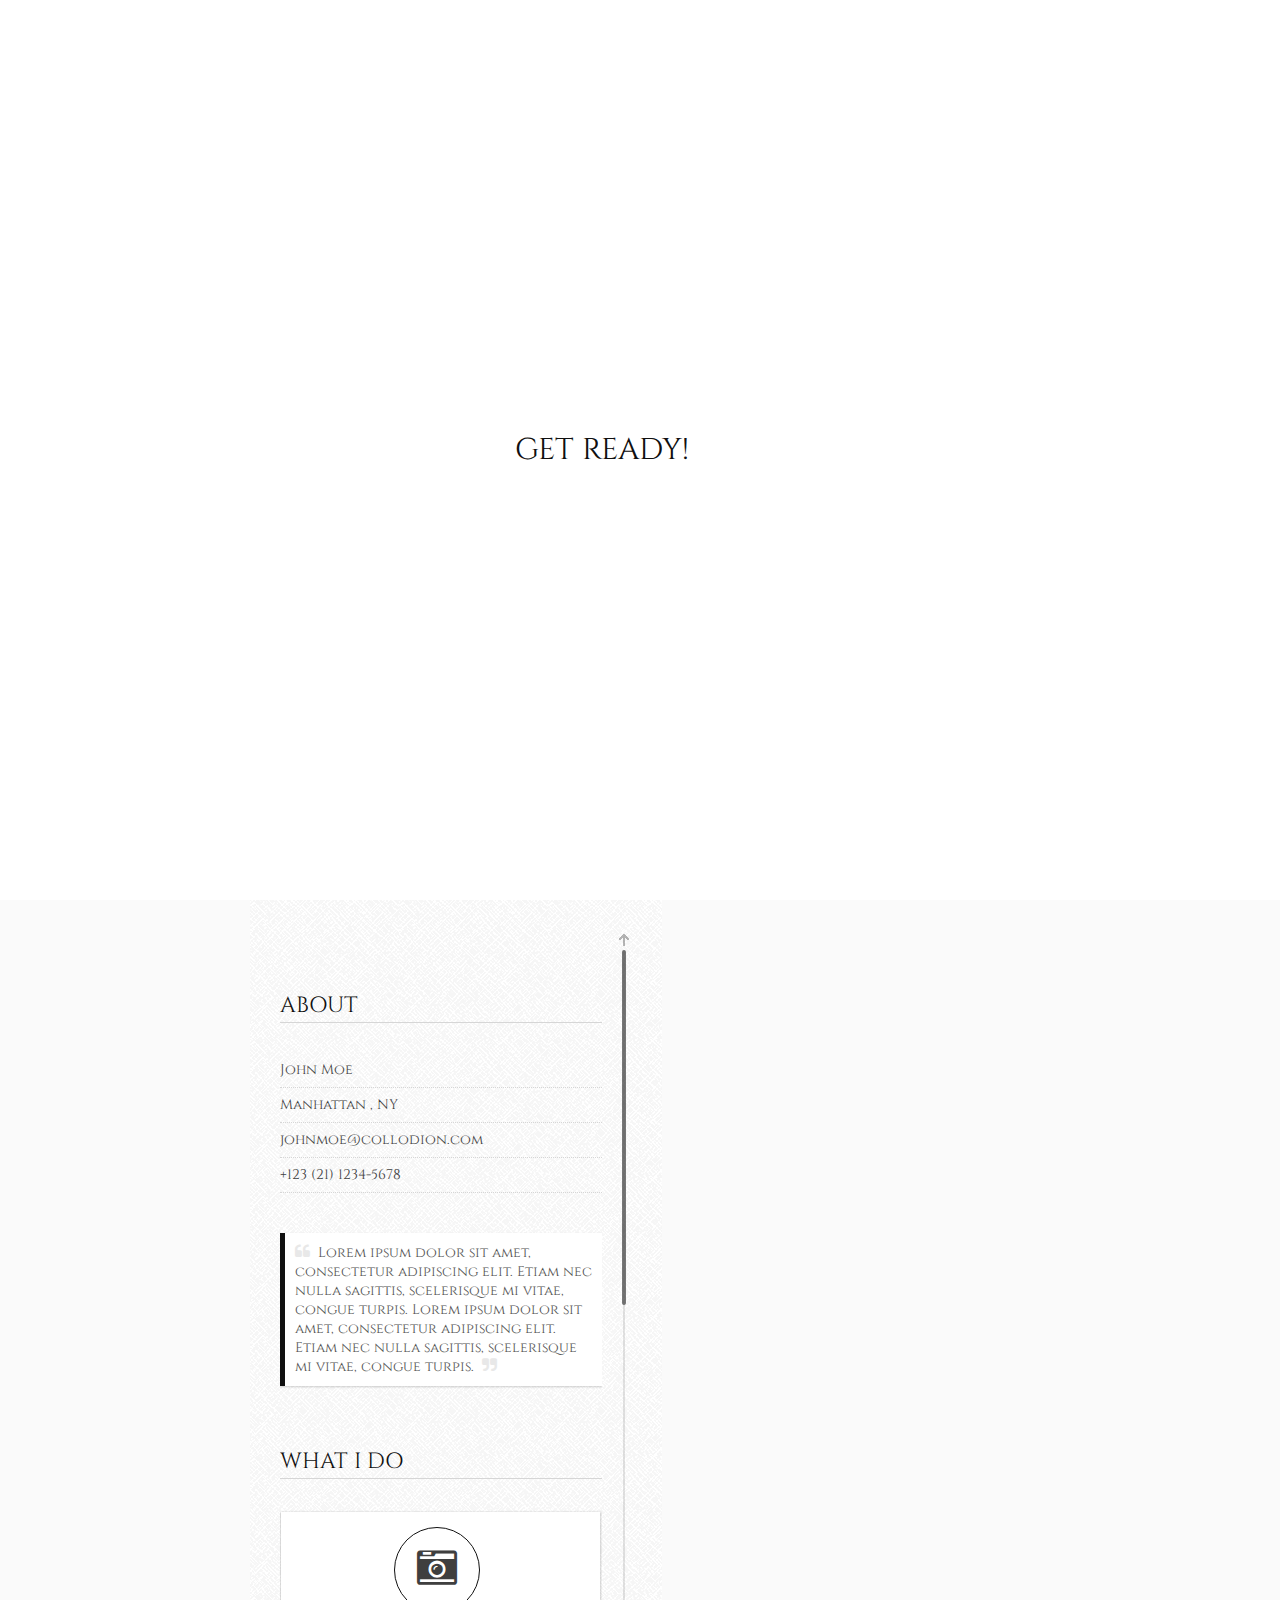
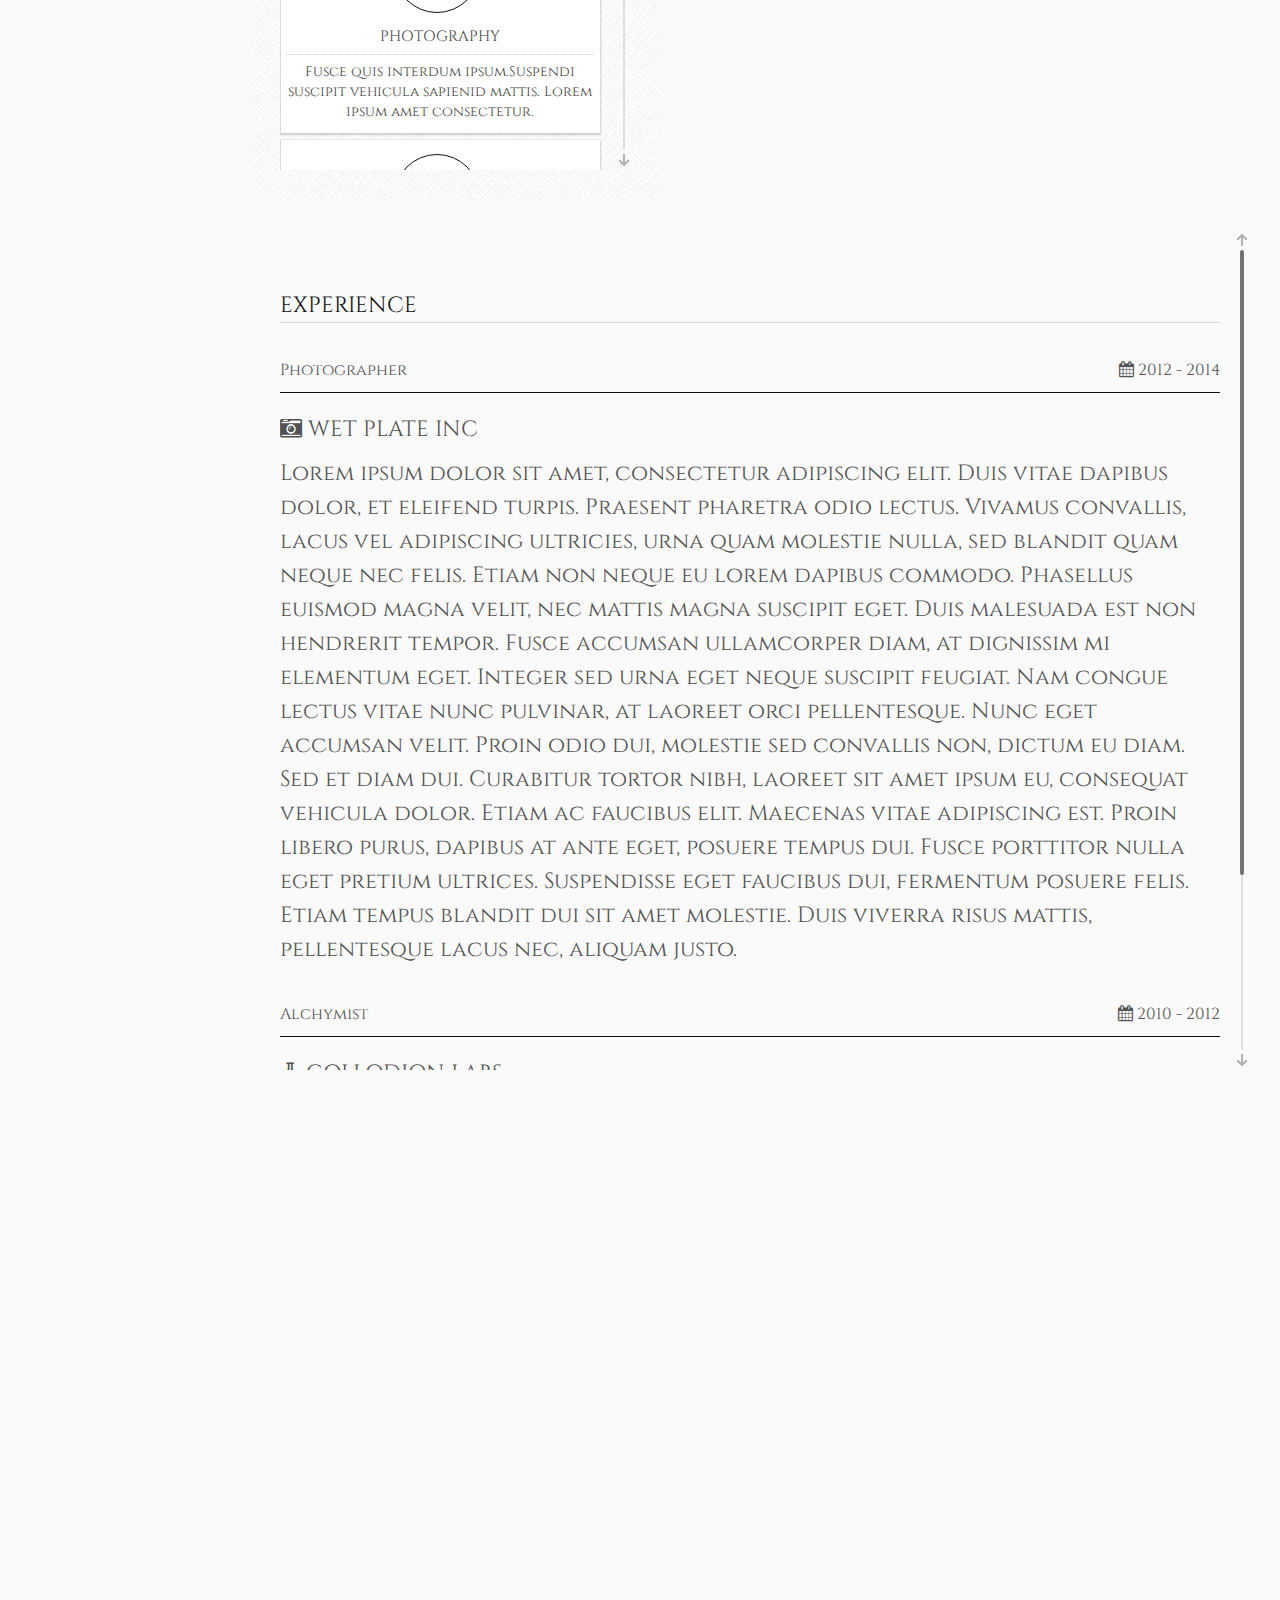
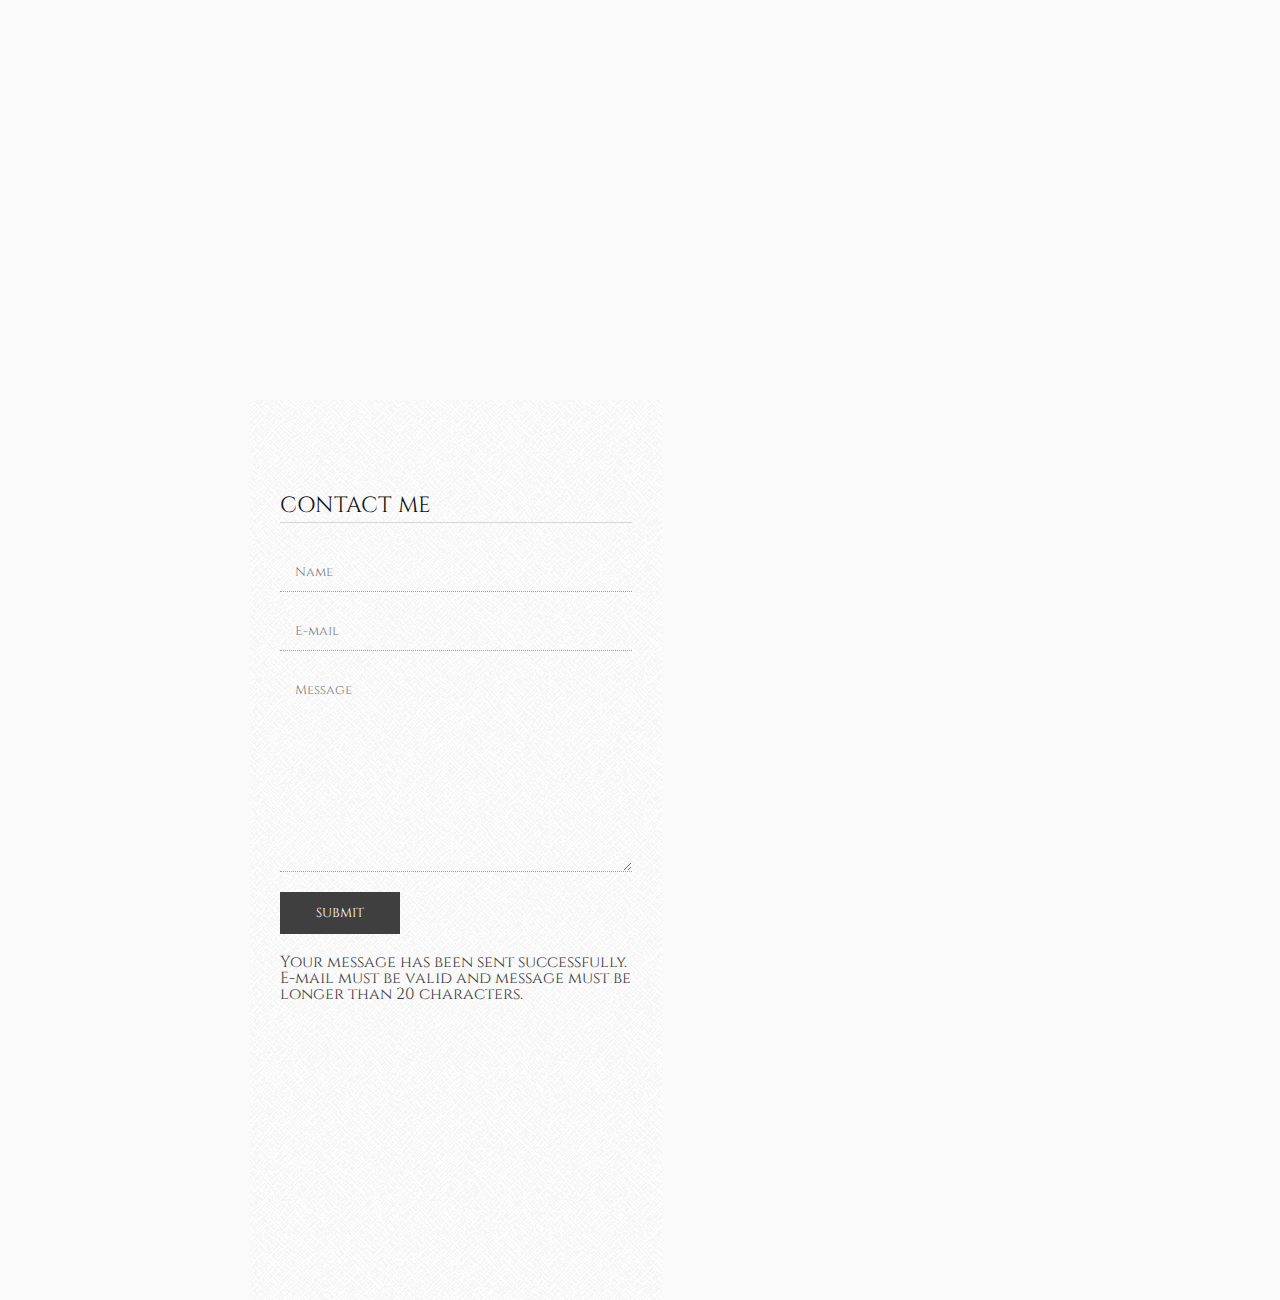
<file: index2.html>
﻿
<!DOCTYPE html>
<html lang="en" class="no-js">
<head>
<meta charset="UTF-8" />
<title>Photographer and Graphic Designer</title>
<meta name="description" content="Description goes here"/>
<meta name="author" content="CssTemplateHeaven">

<meta name="viewport" content="width=device-width, initial-scale=1.0"/>
<link href='http://fonts.googleapis.com/css?family=Quicksand:300,400,700' rel='stylesheet' type='text/css'/>
<link href='http://fonts.googleapis.com/css?family=Dosis:200,300,400,500,600,700,800' rel='stylesheet' type='text/css'/>
    <link href="fonts/font-awesome-4.0.3/css/font-awesome.min.css" rel="stylesheet" type="text/css" />
<link rel="shortcut icon" href="favicon.ico"/>
<!-- jScrollPane -->
    <link href="css/jquery.mCustomScrollbar.css" rel="stylesheet" type="text/css" />
    <link href="css/fancybox/jquery.fancybox.css" rel="stylesheet" type="text/css" />
<link rel="stylesheet" href="css/screen.css"/>
<script src="js/modernizr.custom.js" type="text/javascript"></script>

<script src="js/jquery-1.10.1.min.js" type="text/javascript"></script>
    
<script type="text/javascript" src="js/jquery.mousewheel.js"></script>
<script src="js/fancybox/jquery.fancybox.js" type="text/javascript"></script>

</head>
<body id="homepage">

<!-- Opener -->

<div class="modal">
    <h1 id="testid" data-content="GET&nbsp;READY!">GET&nbsp;READY!</h1>
</div>

<!-- MENU AND TEXT LOGO -->

<div class="menu collapse">
    <h2>COLLODION LOGO</h2>
    <h1>COLLODION</h1>
    <span>photography &amp; design</span>
    <nav id="cbp-fbscroller1" class="cbp-fbscroller">
        <a href="#fbsection1" class="cbp-fbcurrent">HOME</a>
        <a href="#fbsection2">ABOUT</a>
        <a class="experience" href="#fbsection3">EXPERIENCE</a>
        <a href="#fbsection4">TINTYPES</a>
        <a href="#fbsection6">CONTACT</a>
    </nav>
    <p class="copy">All right reserved 2014
        <span>Designed by <a href="#" target="_blank">Tintype</a></span>
    </p>
    <a class="tablet-close icon-menu"><i class="fa fa-align-justify"></i></a>
</div>
<div id="cbp-fbscroller" class="cbp-fbscroller">

<!-- TEXT IN MIDDLE IMAGE TOP -->

<section id="fbsection1">
    <div class="block">
        <span class="effectopacity"></span>
        <div class="tablet-logo">
            <div class="inner-tablet-logo">
                <h2>COLLODION LOGO</h2>
                <h1>COLLODION</h1>
                <span>photography &amp; design</span>
            </div>
        </div>
    </div>
</section>

<!-- SECTION ABOUT -->

<section class="about" id="fbsection2">
    <div class="block">
        <div id="content_1" class="inner-left">
            <header>ABOUT</header>
                <ul class="about-data">
                    <li>

                        <span class="value">John Moe</span>
                        <div class="clear"></div>
                    </li>
                    <li> 
                        <span class="value">Manhattan , NY</span>
                        <div class="clear"></div>
                    </li>
                    <li>
                        <span class="value">johnmoe@collodion.com</span>
                        <div class="clear"></div>
                    </li>
                    <li>
                        <span class="value">+123 (21) 1234-5678</span>
                        <div class="clear"></div>
                    </li>
            </ul>
           
            <p class="about-desc"><i class="fa fa-quote-left"></i>&nbsp;
                Lorem ipsum dolor sit amet, consectetur adipiscing elit. Etiam nec nulla sagittis, scelerisque mi vitae, congue turpis. Lorem ipsum dolor sit amet, 
                consectetur adipiscing elit. Etiam nec nulla sagittis, scelerisque mi vitae, congue turpis.&nbsp;&nbsp;<i class="fa fa-quote-right"></i>
            </p>

            <!-- ABOUT SERVICES 1 -->

            <header>WHAT I DO</header>
            <div class="services pack-service">
                <div class="service">
                    <div class="service-icon"><i class="fa fa-camera-retro"></i></div>
                    <div class="service-detail">
                        <h6>Photography</h6>
                        <p>Fusce quis interdum ipsum.Suspendi suscipit vehicula sapienid mattis. Lorem ipsum amet consectetur.</p>
                    </div>
                </div>
            </div>
            <div class="services pack-service">
                <div class="service">
                    <div class="service-icon"><i class="fa fa-coffee"></i></div>
                    <div class="service-detail">
                        <h6>Drink Coffe</h6>
                        <p>Fusce quis interdum ipsum.Suspendi suscipit vehicula sapienid mattis. Lorem ipsum amet consectetur.</p>
                    </div>
                </div>
            </div>
            <div class="services pack-service">
                <div class="service">
                    <div class="service-icon"><i class="fa fa-print"></i></div>
                    <div class="service-detail">
                        <h6>Print</h6>
                        <p>Fusce quis interdum ipsum.Suspendi suscipit vehicula sapienid mattis. Lorem ipsum amet consectetur.</p>
                    </div>
                </div>
            </div>
            <div class="clear"></div>
            

            <!-- ABOUT SERVICES 2 -->

            <header>SERVICES</header>
            <div class="services pack-service2">
                <div class="service2">
                    <div class="service-icon2"><i class="fa fa-flask"></i></div>
                    <div class="service-detail2">
                        <h6>Chemical Mixing</h6>
                        <p>Fusce quis interdum ipsum.Suspendi suscipit vehicula sapienid mattis. Lorem ipsum amet consectetur.</p>
                    </div>
                </div>
            </div>
            <div class="services pack-service2">
                <div class="service2">
                    <div class="service-icon2"><i class="fa fa-globe"></i></div>
                    <div class="service-detail2">
                        <h6>World Wide</h6>
                        <p>Fusce quis interdum ipsum.Suspendi suscipit vehicula sapienid mattis. Lorem ipsum amet consectetur.</p>
                    </div>
                </div>
            </div>
            <div class="services pack-service2">
                <div class="service2">
                    <div class="service-icon2"><i class="fa fa-briefcase"></i></div>
                    <div class="service-detail2">
                        <h6>On Location</h6>
                        <p>Fusce quis interdum ipsum.Suspendi suscipit vehicula sapienid mattis. Lorem ipsum amet consectetur.</p>
                    </div>
                </div>
            </div>
        </div>
    </div>
</section>

<!-- SECTION EXPERIENCES -->

<section class="experience" id="fbsection3">
    <div class="block">
        <div class="inner-noslit">
            <header>EXPERIENCE</header>
            <p class="exp-title">Photographer<span class="duration"><i class="fa fa-calendar color"></i> 2012 - 2014</span></p>
            <p class="exp-company"><i class="fa fa-camera-retro"></i> Wet Plate INC</p>
            <p>
 Lorem ipsum dolor sit amet, consectetur adipiscing elit. Duis vitae dapibus dolor, et eleifend turpis. Praesent pharetra odio lectus. Vivamus convallis, lacus vel adipiscing ultricies, urna quam molestie nulla, sed blandit quam neque nec felis. Etiam non neque eu lorem dapibus commodo. Phasellus euismod magna velit, nec mattis magna suscipit eget. Duis malesuada est non hendrerit tempor. Fusce accumsan ullamcorper diam, at dignissim mi elementum eget. Integer sed urna eget neque suscipit feugiat. Nam congue lectus vitae nunc pulvinar, at laoreet orci pellentesque. Nunc eget accumsan velit. Proin odio dui, molestie sed convallis non, dictum eu diam.
             </p>
             <p>
Sed et diam dui. Curabitur tortor nibh, laoreet sit amet ipsum eu, consequat vehicula dolor. Etiam ac faucibus elit. Maecenas vitae adipiscing est. Proin libero purus, dapibus at ante eget, posuere tempus dui. Fusce porttitor nulla eget pretium ultrices. Suspendisse eget faucibus dui, fermentum posuere felis. Etiam tempus blandit dui sit amet molestie. Duis viverra risus mattis, pellentesque lacus nec, aliquam justo.             </p>
           </p>
            <p class="exp-title second-exp">Alchymist<span class="duration"><i class="fa fa-calendar color"></i> 2010 - 2012</span></p>
            <p class="exp-company"><i class="fa fa-flask"></i> Collodion Labs</p>
            <p>
Lorem ipsum dolor sit amet, consectetur adipiscing elit. Ut pretium pellentesque semper. Vivamus pharetra condimentum sapien, et ultricies purus luctus semper. Lorem ipsum dolor sit amet, consectetur adipiscing elit. Morbi varius diam metus, sed auctor lorem vestibulum a. Vestibulum accumsan euismod scelerisque. Suspendisse potenti. Duis ac elit molestie tortor suscipit convallis. Pellentesque sed suscipit arcu. 
            </p>

</section>

<!-- SECTION PORTFOLIO MODES -->

    <section id="fbsection4">
    <div class="block">
    <div id="bl-main" class="bl-main">
    <section>
        <a href="img/models/1.jpg" class="bl-box fancybox-effects-d" title="">
        <span class="project-title">JAPAN RELAX &amp; ROOM</span>
        </a>
    </section>
    <section>
        <a href="img/models/2.jpg" class="bl-box fancybox-effects-d" title="">
        <span class="project-title">STYLE AGENCY</span>
        </a>
    </section>
    <section>
        <a href="img/models/3.jpg" class="bl-box fancybox-effects-d" title="">
        <span class="project-title">LIVING ROOM</span>
        </a>
    </section>
    <section>
        <a href="img/models/4.jpg" class="bl-box fancybox-effects-d" title="">
        <span class="project-title">BUTTERFLY</span>
        </a>
    </section>
    <section class="projects-full">
        <a href="img/models/5.jpg" class="bl-box fancybox-effects-d" title="">
        <span class="project-title">BLUE ROOM SPOTS</span>
        </a>
    </section>
    <section>
        <a href="img/models/6.jpg" class="bl-box fancybox-effects-d" title="">
        <span class="project-title">RELAX STYLE</span>
        </a>
    </section>
    <section>
        <a href="img/models/7.jpg" class="bl-box fancybox-effects-d" title="">
        <span class="project-title">PRIVATE RESIDENCE</span>
        </a>
    </section>
    <section>
        <a href="img/models/8.jpg" class="bl-box fancybox-effects-d" title="">
        <span class="project-title">RED BED ROOM</span>
        </a>
    </section>
    <section class="projects-full">
        <a href="img/models/9.jpg" class="bl-box fancybox-effects-d" title="">
        <span class="project-title">JAPAN FUSION</span>
        </a>
    </section>
</div>
</div>
</section>



<!-- SECTION CONTACT -->

<section id="fbsection6">
<div class="block">
<div class="inner-left">
<header class="contact-title">CONTACT ME</header>
<form class="email-form" method="post" action="mail.php">
    <input name="name" id="name" placeholder="Name">
    <input type="email" name="email" id="email" placeholder="E-mail" required>
    <textarea name="message" id="message" placeholder="Message" cols="30" rows="10"></textarea>
    <input type="submit" class="btn" value="SUBMIT">
    <p class="success">Your message has been sent successfully.</p>
    <p class="error">E-mail must be valid and message must be longer than 20 characters.</p>
</form>

</div>
</div>
</section>
</div>
<script src="js/layout.js" type="text/javascript"></script>

<!-- the jScrollPane script -->
<script type="text/javascript" src="js/jquery.mCustomScrollbar.concat.min.js"></script>
<script src="js/custom.js" type="text/javascript"></script>

<!-- Contact Form -->
    <script type="text/javascript">
        $(document).ready(function () {
            $(function () {
                "use strict";
                $('#contact_form').submit(function (e) {
                    e.preventDefault();
                    var form = $(this);
                    var name = $("#name").val();
                    var email = $("#email").val();
                    var text = $("#message").val();
                    var dataString = 'name=' + name + '&email=' + email + '&message=' + text;
                    function isValidEmail(emailAddress) {
                        var pattern = new RegExp(/^((([a-z]|\d|[!#\$%&'\*\+\-\/=\?\^_`{\|}~]|[\u00A0-\uD7FF\uF900-\uFDCF\uFDF0-\uFFEF])+(\.([a-z]|\d|[!#\$%&'\*\+\-\/=\?\^_`{\|}~]|[\u00A0-\uD7FF\uF900-\uFDCF\uFDF0-\uFFEF])+)*)|((\x22)((((\x20|\x09)*(\x0d\x0a))?(\x20|\x09)+)?(([\x01-\x08\x0b\x0c\x0e-\x1f\x7f]|\x21|[\x23-\x5b]|[\x5d-\x7e]|[\u00A0-\uD7FF\uF900-\uFDCF\uFDF0-\uFFEF])|(\\([\x01-\x09\x0b\x0c\x0d-\x7f]|[\u00A0-\uD7FF\uF900-\uFDCF\uFDF0-\uFFEF]))))*(((\x20|\x09)*(\x0d\x0a))?(\x20|\x09)+)?(\x22)))@((([a-z]|\d|[\u00A0-\uD7FF\uF900-\uFDCF\uFDF0-\uFFEF])|(([a-z]|\d|[\u00A0-\uD7FF\uF900-\uFDCF\uFDF0-\uFFEF])([a-z]|\d|-|\.|_|~|[\u00A0-\uD7FF\uF900-\uFDCF\uFDF0-\uFFEF])*([a-z]|\d|[\u00A0-\uD7FF\uF900-\uFDCF\uFDF0-\uFFEF])))\.)+(([a-z]|[\u00A0-\uD7FF\uF900-\uFDCF\uFDF0-\uFFEF])|(([a-z]|[\u00A0-\uD7FF\uF900-\uFDCF\uFDF0-\uFFEF])([a-z]|\d|-|\.|_|~|[\u00A0-\uD7FF\uF900-\uFDCF\uFDF0-\uFFEF])*([a-z]|[\u00A0-\uD7FF\uF900-\uFDCF\uFDF0-\uFFEF])))\.?$/i);
                        return pattern.test(emailAddress);
                    };
                    if (isValidEmail(email) && (text.length > 20) && (name.length > 1)) {
                        $.ajax({
                            type: 'POST',
                            url: "contact_form/contact_process.php",
                            data: dataString,
                            success: function () {
                                $('.success').fadeIn(1000);
                            }
                        });
                    } else {
                        $('.error').fadeIn(1000);
                    }
                });
            });
        });
    </script>
</body>
</html>
</file>
<file: css/screen.css>
﻿


/******* General Structure *********/

/******* Background Img *********/

/******* Preview Effect *********/

/******* Menu *********/

/******* About *********/

/******* MY Services ********/

/******* MY Services II ***********/

/******* Experience *********/

/******* Contact ************/

/****** Details Pages **********/


html, body, div, span, applet, object, iframe, h1, h2, h3, h4, h5, h6, p, blockquote, pre, a, abbr, acronym, address, big, cite, code, del, dfn, em, img, ins, kbd, q, s, samp, small, strike, strong, sub, sup, tt, var, b, u, i, center, dl, dt, dd, ol, ul, li, fieldset, form, label, legend, table, caption, tbody, tfoot, thead, tr, th, td, article, aside, canvas, details, embed, figure, figcaption, footer, header, hgroup, menu, nav, output, ruby, section, summary, time, mark, audio, video {
    margin: 0;
    padding: 0;
    border: 0;
    font: inherit;
    font-size: 100%;
    vertical-align: baseline;
}
html {
    line-height: 1;
}
ol, ul {
    list-style: none;
}
table {
    border-collapse: collapse;
    border-spacing: 0;
}
caption, th, td {
    text-align: left;
    font-weight: normal;
    vertical-align: middle;
}
q, blockquote {
    quotes: none;
}
q:before, q:after, blockquote:before, blockquote:after {
    content: "";
    content: none;
}
a img {
    border: none;
}
article, aside, details, figcaption, figure, footer, header, hgroup, menu, nav, section, summary {
    display: block;
}
@font-face {
    font-family: 'quicksand';
    src: url("../fonts/quicksand.eot");
    src: url("../fonts/quicksand.eot?#iefix") format("embedded-opentype"), url("../fonts/quicksand.woff") format("woff"), url("../fonts/quicksand.ttf") format("truetype"), url("../fonts/quicksand.svg#svgFontName") format("svg");
}
@font-face {
    font-family: 'quicksand regular';
    src: url("../fonts/quicksand-regular.eot");
    src: url("../fonts/quicksand-regular.eot?#iefix") format("embedded-opentype"), url("../fonts/quicksand-regular.woff") format("woff"), url("../fonts/quicksand-regular.ttf") format("truetype"), url("../fonts/quicksand-regular.svg#svgFontName") format("svg");
}
@font-face {
    font-family: 'eras light';
    src: url("../fonts/eras.ttf") format("truetype");
    font-weight: normal;
    font-style: normal;
}
@font-face {
    font-family: 'fontello';
    src: url("../fonts/fontello.eot?14587781");
    src: url("../fonts/fontello.eot?14587781#iefix") format("embedded-opentype"), url("../fonts/fontello.woff?14587781") format("woff"), url("../fonts/fontello.ttf?14587781") format("truetype"), url("../fonts/fontello.svg?14587781#fontello") format("svg");
    font-weight: normal;
    font-style: normal;
}
@media screen and (-webkit-min-device-pixel-ratio: 0) {
    @font-face {
    font-family: 'fontello';
    src: url("../fonts/fontello.svg?14587781#fontello") format("svg");
}
}
body:after {
    content: url(../img/close.png) url(../img/loading.gif) url(../img/prev.png) url(../img/next.png);
    display: none;
}

*, *:after, *::before {
    -webkit-box-sizing: border-box;
    -moz-box-sizing: border-box;
    box-sizing: border-box;
}

	
body {
    font-family: 'quicksand regular',  verdana,  Arial,  sans-serif;
    color: #333;
    background: #fff;
    overflow: hidden;
}
body.inner-projects {
    overflow-y: auto;
}
a:link, a:visited, a:active, a {
    color: #333;
    outline: none;
    text-decoration: none;
}
.clear {
    clear: both;
    display: block;
    overflow: hidden;
    visibility: hidden;
    width: 0;
    height: 0;
}
.clear:before, .clear:after {
    content: " ";
    display: table;
}
.clear:after {
    clear: both;
}
h1 {
    font-size: 20px;
    font-style: normal;
}
.container {
    max-width: 1050px;
    width: 92%;
    margin: 0px auto;
    position: relative;
    *zoom: 1;
}
.container:after {
    content: "";
    display: table;
    clear: both;
}

.proj-wrapper {
    margin-left: 250px;
    background: #fafafa;
    -webkit-transition: margin-left, 1s;
    -moz-transition: margin-left, 1s;
    -o-transition: margin-left, 1s;
    transition: margin-left, 1s;
}
.block {
    margin-left: 250px;
    z-index: 1000;
    height: 100%;
    position: relative;
    color: #333;
    -webkit-transition: margin-left 1s;
    -moz-transition: margin-left 1s;
    -o-transition: margin-left 1s;
    transition: margin-left 1s;
}
.block header {
    color: #000;
    margin: 0 0 30px;
    font-size: 22px;
    padding: 65px 0 5px;
    border-bottom: 1px solid #d4d4d4;
}
.inner-noslit {
	position: relative;
    float: left;
    width: 100%;
    height: 100%;
    background: #fafafa;
    padding: 30px;
}
.inner-left {
    position: relative;
    float: left;
    width: 40%;
    height: 100%;
    background: url(../img/bgtexture.png);
    padding: 30px;
    overflow-y: auto;
}
.inner-left .close {
    position: absolute;
    right: 0;
    top: 0;
}
.inner-right {
    float: left;
    background: transparent;
    display: block;
    width: 60%;
    height: 100%;
    position: relative;
}
.inner-right>p {
    padding: 30px;
}
.inner-right>img {
    width: 100%;
    height: auto;
}
html, body, .container, .cbp-fbscroller, .cbp-fbscroller section {
    height: 100%
}
.cbp-fbscroller section {
    background: #fafafa;
    position: relative;
    background-position: top center;
    background-repeat: no-repeat;
    -webkit-background-size: cover;
    -moz-background-size: cover;
    -o-background-size: cover;
    background-size: cover;
    background-attachment: fixed;
}

/******* Background Img *********/

#fbsection1 {
    background: url(../img/home-bg.jpg) no-repeat center center fixed;
    -webkit-background-size: cover;
    -moz-background-size: cover;
    -o-background-size: cover;
    background-size: cover;
}

/******* Preview Effect *********/
    
@-webkit-keyframes loading {
    from {
    max-width: 0;
}
}@-moz-keyframes loading {
    from {
    max-width: 0;
}
}@-o-keyframes loading {
    from {
    max-width: 0;
}
}@keyframes loading {
    from {
    max-width: 0;
}
}

.modal {
    background: #fff;
    position: fixed;
    top: 0;
    bottom: 0;
    left: 0;
    right: 0;
    z-index: 9999999;
}
.modal h1 {
    position: absolute;
    left: 50%;
    top: 50%;
    margin-top: -15px;
    margin-left: -125px;
    font-size: 30px;
    text-align: center;
    color: rgba(0, 0, 0, 0.2);
}

.modal h1:before {
    content: attr(data-content);
    position: absolute;
    overflow: hidden;
    color: black;
    max-width: 100%;
    -webkit-animation: loading 2s;
    -moz-animation: loading 2s;
    -o-animation: loading 2s;
    -ms-animation: loading 2s;
    animation: loading 2s;
}

/******* Menu *********/

.menu {
    height: 100%;
    background-color:rgba(255,255,255,1);
    width: 250px;
    left: 0;
    top: 0;
    position: fixed;
    padding: 30px 20px;
    text-align: center;
    z-index: 99999;
    border-right: 1px solid #eaeaea;
}
.menu nav {
    text-align: left;
    padding: 35px 13px;
    display: inline-block;
    float: left;
}
.menu nav>a {
    padding: 5px 0 10px;
    position: relative;
    display: block;
}
.menu nav>a:before {
    content: "";
    border-bottom: 1px dotted #000;
    position: absolute;
    left: 0;
    top: 28px;
    width: 10%;
    color: #333;
    -webkit-transition: width 1s;
    -moz-transition: width 1s;
    -o-transition: width 1s;
    transition: width 1s;
}
.menu nav>a:hover:before, .menu nav>a:active:before, .menu nav>a.cbp-fbcurrent:before {
    width: 100%;
    -webkit-transition: width 1s;
    -moz-transition: width 1s;
    -o-transition: width 1s;
    transition: width 1s;
}
.menu h1 {
    padding-top: 13px;
}
.menu h1+span {
    color: #999;
    font-size: 15px;
    padding-top: 7px;
    display: block;
}

.menu h2 {
    font: 0/0 a;
    color: transparent;
    text-shadow: none;
    background: url(../img/logo.png) no-repeat center;
    height: 53px;
    }
.menu>p {
    position: absolute;
    bottom: 30px;
    text-align: center;
    margin-left: 22px;
    color: #838282;
    font-size: 13px;
}
.menu>p span {
    display: block;
    padding-top: 11px;
}
.menu>p span:before {
    content: '';
    position: absolute;
    left: 0;
    top: 19px;
    background: #999;
    height: 1px;
    width: 100%}
.menu>p span a {
    color: #000;
}

#spiewnik{
    position: fixed;
    bottom: 20px;
    right: 20px;
    background-color: #f44336;
    color: white;
    border: none;
    border-radius: 50%;
    padding: 15px;
    font-size: 20px;
    cursor: pointer;
    box-shadow: 0 2px 5px rgba(0, 0, 0, 0.3);
}

/******* About *********/

ul.about-data li {
    margin: 0;
    display: block;
    border-bottom: 1px dotted #D4D4D4;
    padding:10px 0;
}
ul.about-data li span.value {
    width: 68%;
    text-align: left;
    float: left;
}
ul.about-data li i {
    margin-right:10px;
    position: relative;
    display: inline-block;
    text-align: center;
}
ul.about-data li label {
	float:left;
}
ul.about-data li .inner-abcoin {
	width:20px;
	text-align: center;
	float:left;
}
ul.about-data li .fa-map-marker,ul.about-data li .fa-mobile {
    
}
.about .about-desc {
    font-size: 14px;
    color: #474747;
    line-height: 19px;
    margin-top:40px;
    border-left:5px solid #000;
    padding:10px;
    background-color:#fff;
    box-shadow:0 1px 2px rgba(0,0,0,0.2);
}
.about .fa-quote-left, .about .fa-quote-right {
	font-size:16px;
	color:#e7e7e7;
}
/****************** MY Services **************************/
.services.pack-service {
    background: #fff;
    box-shadow:0 1px 2px 1px rgba(0,0,0,0.2);
    position: relative;
    min-height: 1px;
    float: left;
    width: 32%;
    margin: 1% 1% 1% 0.3%;
    padding: 2%;
    cursor: pointer;
    transition: all 0.5s ease 0s;
    -moz-transition: all 0.5s ease 0s;
    -webkit-transition: all 0.5s ease 0s;
    -o-transition: all 0.5s ease 0s;
}
.services.pack-service:hover {
    background: #fff;
}
.services .alpha {margin: 1% 0 0 0;}
.services .service-icon {
    width: 92px;
    margin: 8px auto;
}
.services .service-icon i {
    display: block;
    width: 86px;
    height: 86px;
    border-radius: 50%;
    font-size: 40px;
    border:1px solid #000;
    line-height: 80px;
    text-align: center;
    transition: all 0.5s ease 0s;
    -moz-transition: all 0.5s ease 0s;
    -webkit-transition: all 0.5s ease 0s;
    -o-transition: all 0.5s ease 0s;
}
.services.pack-service:hover .service-icon i {
    color: #e2e2e2;
    transform: scale(1) rotate(360deg);
    -webkit-transform: scale(1) rotate(360deg);
    -moz-transform: scale(1) rotate(360deg);
    -o-transform: scale(1) rotate(360deg);
}
.services .service-detail h6 {
    text-transform: uppercase;
    font-weight: 400;
    margin: 16px 0 3px 0;
    text-align: center;
    font-size: 15px !important;
    padding-bottom: 10px;
    border-bottom: 1px dotted #D4D4D4;
}
.services .service-detail p {
    text-align: center;
    border-left: 0;
    font-size: 14px;
    margin-top:7px;
    line-height: 20px;
    margin-bottom: 5px;
}

/****************** MY Services II **************************/
.services.pack-service2 {
    background: #fff;
    box-shadow:0 1px 2px 1px rgba(0,0,0,0.2);
    position: relative;
    min-height: 1px;
    float: left;
    width: 99.3%;
    margin: 2% 0.3% 1.5% 0.3%;
    padding: 2% 2% 3.5% 2%;
    cursor: pointer;
    transition: all 0.5s ease 0s;
    -moz-transition: all 0.5s ease 0s;
    -webkit-transition: all 0.5s ease 0s;
    -o-transition: all 0.5s ease 0s;
}
.services.pack-service2:hover {
    
}
.services .alpha2 {margin: 1% 0 0 0;}
.services .service-icon2 {
    margin: 0 10px 0 0;
    float: left;
}
.services .service-icon2 i {
    display: block;
    padding: 32px 17px;
    font-size: 40px;
    border:1px solid #000;
    line-height: 0px;
    text-align: center;
    transition: all 0.5s ease 0s;
    -moz-transition: all 0.5s ease 0s;
    -webkit-transition: all 0.5s ease 0s;
    -o-transition: all 0.5s ease 0s;
}
.services.pack-service2:hover .service-icon2 i {
    color: #e2e2e2;
    transform: scale(0.8) rotate(360deg);
    -webkit-transform: scale(0.8) rotate(360deg);
    -moz-transform: scale(0.8) rotate(360deg);
    -o-transform: scale(0.8) rotate(360deg);
    border:1px dotted #000;
}
.services .service-detail2 {
	margin-left: 80px;
}
.services .service-detail2 h6 {
    text-transform: uppercase;
    font-weight: 400;
    margin: 10px 0 3px 0;
    text-align: left;
    font-size: 15px !important;
    padding-bottom: 8px;
    border-bottom: 1px dotted #D4D4D4;
}
.services .service-detail2 p {
    text-align: left;
    border-left: 0;
    font-size: 14px;
    margin-top:7px;
    line-height: 20px;
}
.icon-twitter i:before, .icon-behance i:before, .icon-pinterest i:before {
    font-size: 27px;
    position: absolute;
    border-radius:2px;
    top: 10px;
    margin-right: 5px;
    color: #ccc;
    -webkit-transform: scale(1);  
      -ms-transform: scale(1); 
          transform: scale(1); 
    -webkit-transition: 1s ease;
    -moz-transition: 1s ease;
    -o-transition: 1s ease;
    -ms-transition: 1s ease;
    transition: 1s ease;  
    border: 1px solid #D4D4D4;
}
.icon-twitter i:before {
	padding:10px;
}
.icon-behance i:before {
	padding:10px 11px 10px 11px;
}
.icon-pinterest i:before {
    padding:10px 17px 10px 17px;
}
.icon-twitter i:hover:before, .icon-behance i:hover:before, .icon-pinterest i:hover:before {
    color: #000;
    -webkit-transform: scale(0.9);  
      -ms-transform: scale(0.9); 
          transform: scale(0.9);  
}


.socials {
    float: left;
    padding-top: 15px;
}
.socials>li {
    width: 45px;
    height: 45px;
    display: inline-block;
    position: relative;
    margin-right:8px;
}

.hidden-page {
    display: none;
    background: rgba(0, 0, 0, 0.7);
}
.show-page {
    display: block;
}
.folio-click {
    cursor: pointer;
    float: right;
    color: #999;
    margin-top: 32px;
    display: inline-block;
    position: relative;
    padding: 10px 0;
    border-bottom: 1px solid #d4d4d4;
    border-top: 1px solid #d4d4d4;
}
.hidden-page.show-page {
    display: block;
    height: 100%;
    -webkit-animation: smooth 1s;
    -moz-animation: smooth 1s;
    -o-animation: smooth 1s;
    -ms-animation: smooth 1s;
    animation: smooth 1s;
    overflow-y: scroll;
}
.hidden-page.show-page img {
    display: block;
    margin: 60px auto;
    width: 60%;
    height: auto;
    -webkit-animation: dada 2s;
    -moz-animation: dada 2s;
    -o-animation: dada 2s;
    -ms-animation: dada 2s;
    animation: dada 2s;
}
.hidden-page.show-page+a {
    display: none;
}
.show-mobile {
    display: none;
}

/*--------------------------------------------------
------------------- EXPERIENCE ---------------------
---------------------------------------------------*/
.experience p {
    font-size: 22px;
    color: #474747;
    line-height: 34px;
}
/*--- Skills bar ----*/
.skills {
	margin-top:10px;
}
.block header.skill-title {
	margin: 0 0 12px;
}
.skillbar {
    position: relative;
    display: block;
    margin-bottom: 15px;
    width: 100%;
    background: #eee;
    height: 22px;
    -webkit-transition: 0.4s linear;
    -moz-transition: 0.4s linear;
    -ms-transition: 0.4s linear;
    -o-transition: 0.4s linear;
    transition: 0.4s linear;
    -webkit-transition-property: width, background-color;
    -moz-transition-property: width, background-color;
    -ms-transition-property: width, background-color;
    -o-transition-property: width, background-color;
    transition-property: width, background-color;
}
.skillbar-title {
    position: absolute;
    top: 0;
    left: 0;
    font-size: 11px;
    color: #fff;
    text-transform: capitalize;
}
.skillbar-title span {
    display: block;
    background: rgba(0, 0, 0, 0.1);
    padding: 0 20px;
    height: 22px;
    line-height: 22px;
}
.skillbar-bar {
    height: 22px;
    width: 0;
}
.skillbar-title, .skillbar-bar {
    background: rgba(59, 89, 152, 0.8);
}
.skill-bar-percent {
    position: absolute;
    right: 10px;
    top: 0;
    font-size: 11px;
    height: 22px;
    line-height: 22px;/*35*/
    color: #444;
    color: rgba(0, 0, 0, 0.4);
}

.duration{float:right;}

.exp-title:first-child {
	margin-top:0px;
}
.experience .exp-title {
	border-bottom: 1px solid #000;
	padding-bottom: 5px;
	margin-top:20px;
	font-size:16px;
}
.experience .exp-title.second-exp {
	margin-top:30px;
}
.experience .exp-company {
	margin:20px 0 10px 0;
	text-transform: uppercase;
}
.exp-skill {
	float:left;
	margin-right: 4%;
    width: 48%;
    margin-top:0px;
}
.exp-skill-second {
    width: 48%;
    float:left;
    margin-top:0px;
}


@-webkit-keyframes smooth {
    0% {
    margin-left: 100%}
100% {
    margin-left: 0;
}
}@-moz-keyframes smooth {
    0% {
    margin-left: 100%}
100% {
    margin-left: 0;
}
}@-o-keyframes smooth {
    0% {
    margin-left: 100%}
100% {
    margin-left: 0;
}
}@keyframes smooth {
    0% {
    margin-left: 100%}
100% {
    margin-left: 0;
}
}@-webkit-keyframes dada {
    0% {
    opacity: 0;
}
50% {
    opacity: 0;
}
100% {
    opacity: 1;
}
}@-moz-keyframes dada {
    0% {
    opacity: 0;
}
50% {
    opacity: 0;
}
100% {
    opacity: 1;
}
}@-o-keyframes dada {
    0% {
    opacity: 0;
}
50% {
    opacity: 0;
}
100% {
    opacity: 1;
}
}@keyframes dada {
    0% {
    opacity: 0;
}
50% {
    opacity: 0;
}
100% {
    opacity: 1;
}
}

/****************** Contact **************************/

.email-form input, .email-form textarea {
    display: block;
    padding: 10px 15px;
    margin-bottom: 20px;
    width: 100%;
    font-size: 13px;
    background: transparent;
    border-top: none;
    border-right: none;
    border-left: none;
    border-bottom: 1px dotted #999;
    color: #000;
    font-family: 'quicksand regular',  verdana,  Arial,  sans-serif;
}
.email-form input:focus, .email-form textarea:focus {
    outline: none;
    border: none;
    background: #eaeaea;
    box-shadow: none;
}
.email-form [type="submit"] {
    width: 120px;
    background: #333;
    border: 2px solid transparent;
    color: #fff;
    -webkit-transition: all 1s;
    -moz-transition: all 1s;
    -o-transition: all 1s;
    transition: all 1s;
}
.email-form .btn {
    position: relative;
}
.email-form .btn:hover, .email-form .btn:active, .email-form .btn:focus {
    border: 2px solid #333;
    color: #fff;
    background: #4d4d4d;
}
#contact_Form .success{display:none; font-size:13px;}
#contact_Form .error{display:none; font-size:13px;}

/************************* Details Pages **********************************/
.proj-bg {
    position: fixed;
    top: 0;
}
.proj-bg img {
    width: 100%;
    height: auto;
}
.inner-container-wrapper {
    position: relative;
    margin-top: 42.1%;
    background: #fafafa;
}

.inner-container {
    max-width: 1200px;
    width: 92%;
    margin: 0 auto;
}
.inner-container.smaller-container {
    max-width: 800px;
}
.inner-container.smaller-container .inner-images>li {
    padding: 25px 10px;
}
.inner-container h1 {
    text-align: center;
    font-size: 30px;
    color: #333;
    padding: 35px 0 20px;
}
.inner-container h1 span {
    font-family: 'eras light'
    }
.inner-container h2 {
    text-align: center;
    font-size: 19px;
    font-style: normal;
    color: #333;
    padding-bottom: 20px;
    margin-top:80px;
}
.inner-container small {
    text-align: center;
    font-size: 17px;
    color: #999;
    padding-bottom: 20px;
    width: 60%;
    display: block;
    margin: 0 auto;
}
.inner-container .intro-text {
    font-size: 14px;
    line-height: 22px;
    color: #474747;
    padding: 10px 30px;
    margin-bottom: 30px;
    height: 96px;
    overflow: hidden;
    -webkit-transition: height 1s;
    -moz-transition: height 1s;
    -o-transition: height 1s;
    transition: height 1s;
}
.inner-container .intro-text.show-more {
    min-height: 488px;
    height: auto;
    margin-bottom: 0;
    -webkit-transition: min-height 1s;
    -moz-transition: min-height 1s;
    -o-transition: min-height 1s;
    transition: min-height 1s;
}
.inner-container .inner-images {
    padding: 0 0 40px 0;
}
.inner-container .inner-images>li {
    float: left;
    padding: 10px;
    list-style: none;
    width: 50%}
.inner-container .inner-images>li img {
    width: 100%;
    height: auto;
}
.inner-container .inner-images>li:last-child {
    margin-top: -37.8%}
.inner-container .inner-images>li.full-width {
    width: 100%}
.inner-container .inner-images>li.remove-margin {
    margin: 0;
}


.project-title {
    color: #fff !important;
    position: relative;
    pointer-events: none;
    text-align: center;
}
.project-title:before {
    content: '';
    border-top: 1px solid #B0843B;
    width: 15%;
    position: absolute;
    top: -7px;
    left: 0;
    -webkit-transition: width 1s;
    -moz-transition: width 1s;
    -o-transition: width 1s;
    transition: width 1s;
}
.project-title:after {
    content: '';
    border-top: 1px solid #B0843B;
    width: 15%;
    position: absolute;
    bottom: -7px;
    right: 0;
    -webkit-transition: width 1s;
    -moz-transition: width 1s;
    -o-transition: width 1s;
    transition: width 1s;
}
.details-page {
	padding: 10px 30px;
	color: #999999;
}
.details-page .detail{
	border-top:1px dotted #D4D4D4;
}
.details-page .detail h6{
	font-size:18px;
	text-transform: uppercase;
	margin-bottom:10px;
	color:#333;
	font-weight: 600;
}
.details-page .detail-txt{
	padding: 20px 10px 10px 10px;
}
.details-page .detail-txt p{
	color:#474747;
	line-height: 22px;
	font-size:14px;
}
.details-page .detail img{
	float:left;
	padding: 20px 10px;
}
.details-comment img {
	float:left;
	margin-right:15px;
}
.details-comment {
    background-color: #FFFFFF;
    border-left: 2px solid #000;
    box-shadow: 0 1px 2px rgba(0, 0, 0, 0.2);
    color: #474747;
    font-size: 14px;
    line-height: 19px;
    margin-top: 20px;
    padding: 20px 10px 10px;
    float:left;
}
.details-comment .comment-peopple {
	margin-top:10px;
	margin-bottom:10px;
	float:left;
}
.details-comment .comment-peopple i {
	margin-right:10px;
}
.details-comment .comment-peopple {
	margin-right:20px;
}
.details-comment .fa-quote-left, .details-comment .fa-quote-right {
    color: #E7E7E7;
    font-size: 20px;
}
.separator-details {
	height:5px;
	margin-top:60px;
	margin-bottom:30px;
	border-top:1px solid #D4D4D4;
	border-bottom:1px solid #D4D4D4;
	text-align: center;
}
.separator-details i {
    background-color: #FAFAFA;
    color: #000;
    font-size: 20px;
    margin-top: -20px;
    padding: 15px;
}
.sub-comment {
	margin-left:50px;
}
.more-projects {
    padding-top: 50px;
}
.prev-proj, .next-proj {
    background: #fafafa;
    width: 50%;
    text-align: center;
    font-size: 21px;
}
.prev-proj span, .next-proj span {
    display: block;
    padding-top: 5px;
    font-size: 15px;
    color: #999;
}
.prev-proj a, .next-proj a {
    display: block;
    padding: 54px 0;
    min-height: 149px;
}
.prev-proj a:hover, .next-proj a:hover {
    box-shadow: 1px 1px 3px rgba(0,0,0,0.4);
}
.prev-proj p, .next-proj p {
    width: 100px;
    height: 100px;
    margin-top: -27px;
    border-radius: 100px;
    overflow: hidden;
}
.prev-proj p img, .next-proj p img {
    width: 100%;
    height: 100%}
.prev-proj {
    float: left;
    border-right: 1px solid #d4d4d4;
    border-top: 1px solid #d4d4d4;
}
.prev-proj p {
    float: left;
    margin-left: 25px;
}
.next-proj {
    float: right;
    border-left: 0px solid #d4d4d4;
    border-top: 1px solid #d4d4d4;
}
.next-proj p {
    float: right;
    margin-right: 25px;
}
.back-proj {
    background: #fafafa;
    width: 100%;
    text-align: center;
    font-size: 21px;
    margin-top: 150px;
    border-top: 1px solid #d4d4d4;
}
.back-proj a {
    display: block;
    padding: 40px 0;
}
.back-proj:hover {
    background: #f5f5f5;
}
.bl-icon-close {
    position: fixed;
    top: 0;
    right: 0;
    cursor: pointer;
    z-index: 100;
}
.projects-full .inner-images li {
    width: 100%}
.projects-full .inner-images li:last-child {
    margin-top: 0;
}
::-webkit-scrollbar {
    width: 20px;
}
::-webkit-scrollbar-thumb {
    background: #fff;
}
::-webkit-scrollbar-track {
    background: #ddd;
}
.effectopacity {
    position: absolute;
    bottom: 0;
    width: 100%;
    height: 100%;
    background-image: url(../img/arrow-bg-1.png), url(../img/arrow-bg-2.png);
    background-repeat: repeat-y;
    -webkit-background-size: cover;
    -moz-background-size: cover;
    -o-background-size: cover;
    background-size: cover;
    -webkit-animation: animate-effectopacity 6s forwards linear;
    -moz-animation: animate-effectopacity 6s forwards linear;
    -o-animation: animate-effectopacity 6s forwards linear;
    -ms-animation: animate-effectopacity 6s forwards linear;
    animation: animate-effectopacity 6s forwards linear;
}
@-webkit-keyframes animate-effectopacity {
    from {
    background-position: 0 -100px,  0 100px;
}
to {
    background-position: 0 9000px,  0 6000px;
}
}@-moz-keyframes animate-effectopacity {
    from {
    background-position: 0 -100px,  0 100px;
}
to {
    background-position: 0 6000px,  0 6000px;
}
}@-ms-keyframes animate-effectopacity {
    from {
    background-position: 0 -100px,  0 100px;
}
to {
    background-position: 0 6000px,  0 6000px;
}
}@-o-keyframes animate-effectopacity {
    from {
    background-position: 0 -100px,  0 100px;
}
to {
    background-position: 0 6000px,  0 6000px;
}
}@keyframes animate-effectopacity {
    from {
    background-position: 0 -100px,  0 100px;
}
to {
    background-position: 0 9000px,  0 6000px;
}

}.tablet-close {
    display: none;
}
.tablet-logo {
    border: 50px solid rgba(255, 255, 255, 0.1);
    width: 400px;
    height: 400px;
    position: absolute;
    top: 50%;
    left: 50%;
    margin-top: -200px;
    margin-left: -196px;
    -webkit-transform: rotate(45deg);
    -moz-transform: rotate(45deg);
    -ms-transform: rotate(45deg);
    -o-transform: rotate(45deg);
    transform: rotate(45deg);
}
.tablet-logo .inner-tablet-logo {
    -webkit-transform: rotate(-45deg);
    -moz-transform: rotate(-45deg);
    -ms-transform: rotate(-45deg);
    -o-transform: rotate(-45deg);
    transform: rotate(-45deg);
    text-align: center;
    margin-top: 89px;
}
.tablet-logo .inner-tablet-logo h1 {
    padding: 13px;
    color: #eaeaea;
	background-color:none;
}
.tablet-logo .inner-tablet-logo h1+span {
    color: #fff;
	background-color:none;
    font-size: 14px;
    padding: 0 0 13px;
    display: block;
}
.tablet-logo .inner-tablet-logo h2 {
    font: 0/0 a;
    color: transparent;
    text-shadow: none;
    background: url(../img/logo.png) no-repeat center;
    height: 53px;
	margin-bottom:25px
    }
 
 /****************** Porfolio **************************/  
.fancybox-custom .fancybox-skin {
			box-shadow: 0 0 50px #222;
		}
.fancybox-wrap{margin-left: 5%;}  

.container {
    height: 100%}
.bl-main {
    position: absolute;
    width: 100%;
    height: 100%;
    overflow: hidden;
}
.bl-main>div {
    position: absolute;
    width: 33.23%;
    height: 33.2%
    }
#plan{
    background: url(../img/models/plan_wesela.png) no-repeat center !important;
    background-size: contain !important
}
#menu{
    background: url(../img/models/menu.png) no-repeat center !important;
    background-size: contain !important;
}
.bl-main>div.single {
    position: absolute;
    width: 100%;
    height: 100%;
}
.bl-main>div:first-child {
    top: 0;
    left: 0;
    background: url(../img/models/1.jpg) no-repeat center;
    background-size: cover;
}
.bl-main>div:nth-child(2) {
    top: 0;
    left: 33.3%;
    background: url(../img/models/2.jpg) no-repeat center;
    background-size: cover;
}
.bl-main>div:nth-child(3) {
    top: 0;
    left: 66.6%;
    background: url(../img/models/3.jpg) no-repeat center;
    background-size: cover;
}
.bl-main>div:nth-child(4) {
    top: 33.3%;
    left: 0;
    background: url(../img/models/4.jpg) no-repeat center;
    background-size: cover;
}
.bl-main>div:nth-child(5) {
    top: 33.3%;
    left: 33.3%;
    background: url(../img/models/5.jpg) no-repeat center;
    background-size: cover;
}
.bl-main>div:nth-child(6) {
    top: 33.3%;
    left: 66.6%;
    background: url(../img/models/6.jpg) no-repeat center;
    background-size: cover;
}
.bl-main>div:nth-child(7) {
    top: 66.6%;
    left: 0;
    background: url(../img/models/7.jpg) no-repeat center;
    background-size: cover;
}
.bl-main>div:nth-child(8) {
    top: 66.6%;
    left: 33.3%;
    background: url(../img/models/8.jpg) no-repeat center;
    background-size: cover;
}
.bl-main>div:nth-child(9) {
    top: 66.6%;
    left: 66.6%;
    background: url(../img/models/9.jpg) no-repeat center;
    background-size: cover;
}
.bl-main2>div:first-child {
    background: url(../img/graphics/1.jpg) no-repeat center;
    background-size: cover;
}
.bl-main2>div:nth-child(2) {
    background: url(../img/graphics/2.jpg) no-repeat center;
    background-size: cover;
}
.bl-main2>div:nth-child(3) {
    background: url(../img/graphics/3.jpg) no-repeat center;
    background-size: cover;
}
.bl-main2>div:nth-child(4) {
    background: url(../img/graphics/4.jpg) no-repeat center;
    background-size: cover;
}
.bl-main2>div:nth-child(5) {
    background: url(../img/graphics/5.jpg) no-repeat center;
    background-size: cover;
}
.bl-main2>div:nth-child(6) {
    background: url(../img/graphics/6.jpg) no-repeat center;
    background-size: cover;
}
.bl-main2>div:nth-child(7) {
    background: url(../img/graphics/7.jpg) no-repeat center;
    background-size: cover;
}
.bl-main2>div:nth-child(8) {
    background: url(../img/graphics/8.jpg) no-repeat center;
    background-size: cover;
}
.bl-main2>div:nth-child(9) {
    background: url(../img/graphics/9.jpg) no-repeat center;
    background-size: cover;
}
.bl-box {
    position: relative;
    width: 100%;
    height: 100%;
    cursor: pointer;
    opacity: 0;
    display: -webkit-box;
    display: -moz-box;
    display: -ms-flexbox;
    display: -webkit-flex;
    display: flex;
    -webkit-flex-direction: row;
    -ms-flex-direction: row;
    flex-direction: row;
    -webkit-flex-wrap: wrap;
    -ms-flex-wrap: wrap;
    flex-wrap: wrap;
    -webkit-box-pack: center;
    -moz-box-pack: center;
    -webkit-justify-content: center;
    -ms-flex-pack: center;
    justify-content: center;
    -webkit-box-align: center;
    -moz-box-align: center;
    -webkit-align-items: center;
    -ms-flex-align: center;
    align-items: center;
    -webkit-transition: all .2s;
    -moz-transition: all .2s;
    -o-transition: all .2s;
    -ms-transition: all .2s;
    transition: all .2s;
}
.bl-box:hover {
    opacity: 1;
    background: rgba(0, 0, 0, 0.7);
}
.bl-box:hover .project-title:before, .bl-box:hover .project-title:after {
    width: 100%}
.triangle-images li:last-child {
    margin-top: 0 !important;
}
.theater-images li:last-child {
    margin-top: 0 !important;
}
.thesis-images li:nth-child(4) {
    margin-top: -37.8%}
.thesis-images li:last-child {
    margin-top: 0 !important;
}


#design-award {
    position: absolute;
    right: 0;
    top: 0;
    z-index: 99999;
}
#design-award a {
    background: url(../img/design-award-white-gray.png) no-repeat;
    display: block;
    height:  140px;
    width:  140px;
    text-indent:  -9000px;
}

/****************** Media **************************/

@media only screen and (max-width: 560px) and (max-width: 1025px) and (orientation: landscape)
{
    .menu p.copy{display:none;}
    
    }
@media screen and (min-width: 1200px) and (max-width: 1500px) 
{
    .services.pack-service{width:99%;}
    
    ul.about-data li {
        font-size:14px;
    }
    ul.about-data li span.value {
        width: 50%;
    }
}    
@media screen and (max-width: 1300px) 
{
    .services.pack-service{width:99%;}
}
@media screen and (max-width: 1200px) 
{
    ul.about-data li label{display:none;}
    .services.pack-service{width:99%;}
    .services .service-icon2{float:none;margin:0;}
    .services .service-detail2 {
	    margin-left: 0px;
    }
    ul.about-data li span.value{width: 70%;}
    .fancybox-skin {
		max-width:85%;
		float: right;
        margin-right: 5%;
	}
	.fancybox-inner {
        max-width: 100%;
    }
    
}    
@media screen and (max-width: 1024px) 
{
    ul.about-data li label{display:none;}
    .services.pack-service{width:99%;}
    .services .service-icon2{float:none;}
    ul.about-data li span.value{width: 87%;}
    .fancybox-skin {
		max-width:85%;
		float: right;
        margin-right: 5%;
	}
	.fancybox-inner {
        max-width: 100%;
    }
    
}
@media screen and (max-width: 1024px) and (orientation: landscape)
{
    .menu p.copy{display:none;}
    
}
@media screen and (max-width: 960px) {
    .effectopacity {
    display: none;
    }
    .tablet-logo {
        margin-left: -200px;
    }
    .inner-left {
        width: 100%}
    .inner-right {
        width: 0%;
        }
    .hidden-page.show-page img {
        width: 90%}

    .inner-container h1 {
        font-size: 25px;
    }
    .inner-container small {
        font-size: 15px;
        width: 80%}
    .prev-proj a, .next-proj a {
        font-size: 15px;
    }
    .back-proj a {
        font-size: 17px;
    }
    .menu .tablet-close {
        display: block;
        color: #000;
        width: 50px;
        height: 27px;
        font-size: 24px;
        position: absolute;
        top: 6px;
        right: 1px;
        cursor: pointer;
    }
    .collapse {
        left: -200px;
        padding-right: 50px;
        -webkit-transition: all 1s;
        -moz-transition: all 1s;
        -o-transition: all 1s;
        -ms-transition: all 1s;
        transition: all 1s;
    }
    .collapse+.cbp-fbscroller section .block {
        margin-left: 50px;
        -webkit-transition: margin-left 1s;
        -moz-transition: margin-left 1s;
        -o-transition: margin-left 1s;
        -ms-transition: margin-left 1s;
        transition: margin-left 1s;
    }
    .collapse+.proj-wrapper {
        margin-left: 50px;
        -webkit-transition: margin-left 1s;
        -moz-transition: margin-left 1s;
        -o-transition: margin-left 1s;
        -ms-transition: margin-left 1s;
        transition: margin-left 1s;
    }
    .no-collapse {
        -webkit-transition: left 1s;
        -moz-transition: left 1s;
        -o-transition: left 1s;
        -ms-transition: left 1s;
        transition: left 1s;
    }
    .fancybox-skin {
		max-width:90%;
	}
	.fancybox-inner {
        max-width: 100%;
    }
}
@media screen and (max-width: 640px) {
    body {
    overflow-y: auto;
    }
    .collapse {
        background: rgba(255, 255, 255, 1);
        border: none;
    }
    .collapse .tablet-close {
        color: #000;
    }
    
    .tablet-logo {
        margin-left: -100px;
        margin-top: -100px;
        background: none;
        border: none;
        width: 200px;
        height: 200px;
        -webkit-transform: none;
        -moz-transform: none;
        -o-transform: none;
        -ms-transform: none;
        -transform: none;
    }
    .tablet-logo .inner-tablet-logo {
        -webkit-transform: none;
        -moz-transform: none;
        -o-transform: none;
        -ms-transform: none;
        -transform: none;
        margin-top: 0;
        padding-top: 44px;
    }
    .inner-left {
        width: 100%;
        overflow-y: hidden;
    }

    .show-mobile {
        display: block;
        cursor: pointer;
        float: right;
        color: #999 !important;
        margin-top: 32px;
        display: inline-block;
        position: relative;
        padding: 10px 0;
        border-bottom: 1px solid #d4d4d4;
        border-top: 1px solid #d4d4d4;
    }
    .hide-mobile {
        display: none;
    }
    .services .service-detail2 {
	margin-left:1%;
}

    .project-title {
        font-size: 13px;
    }
    .bl-main>div {
        width: 100% !important;
        height: 196px !important;
        position: relative !important;
        top: auto !important;
        left: auto !important;
    }
    .bl-main>div.single {
        width: 100% !important;
        height: 100% !important;
        position: relative !important;
        top: auto !important;
        left: auto !important;
    }
    svg {
        display: none;
    }
    .inner-projects .collapse .tablet-close {
        color: #000;
    }
    .inner-container h1 {
        font-size: 19px;
    }
    .inner-container small {
        font-size: 13px;
    }
    .inner-container .inner-images>li {
        float: none;
        width: 100%}
    .inner-container .inner-images>li:last-child {
        margin-top: 0;
    }
    .back-proj {
        margin-top: 121px;
    }
    .back-proj a {
        font-size: 13px;
        margin-top: 0;
    }
    .next-proj p, .prev-proj p {
        display: none;
    }
    .next-proj a, .prev-proj a {
        font-size: 13px;
        padding: 20px 0;
        min-height: 120px;
    }
    .next-proj a span, .prev-proj a span {
        font-size: 13px;
    }
    .proj-wrapper {
        margin: 0 !important;
    }
    .modal h1 {
        font-size: 23px;
        margin-top: -11.5px;
        margin-left: -111.5px;
    }
    /****Details****/
    .inner-container {
        margin: 0 auto 0 10%;
        width: 90%;
    }
}
@media only screen and (max-width: 600px) and (orientation: landscape)
{
    .menu p.copy{display:none;}
    .menu{padding: 20px;}
     .block .contact-title {
	     padding-top:0px;
	     margin-bottom:10px;
    }
    .email-form input, .email-form textarea {
	    padding: 5px 15px;
        margin-bottom: 10px;
    }
    textarea {
	    height:100px;
    }
    .exp-skill {
        float: none;
        width: 100%;
    }
    .exp-skill-second {
        float: none;
        width: 100%;
    }
 }
 @media only screen and (max-width: 599px)
{
    .exp-skill {
        float: none;
        width: 100%;
    }
    .exp-skill-second {
        float: none;
        width: 100%;
    }  
}
@media only screen and (max-width: 570px) and (orientation: landscape)
{
    .menu p.copy{display:none;}
    .block header{padding-top:20px;}
    .menu{padding: 5px 20px;}
    .menu nav{padding: 8px 13px;}
    .menu h2 {
        background: url("../img/logo_small.png") no-repeat scroll center center rgba(0, 0, 0, 0);
        height: 33px;
    }
    .menu h1 {
        padding-top: 5px;
        font-size: 18px;
        }
    .menu nav > a {
	    font-size:12px;
    }
    .menu nav>a:before {
	    top:22px;
    }
     .block .contact-title {
	     padding-top:0px;
	     margin-bottom:10px;
    }
    .email-form input, .email-form textarea {
	    padding: 5px 15px;
        margin-bottom: 10px;
    }
    textarea {
	    height:30px;
    }
    .exp-skill {
        float: none;
        width: 100%;
        }
    .exp-skill-second {
        float: none;
        width: 100%;
    }
    .icon-twitter i:before {
        padding: 7px;
    }
    .icon-behance i:before {
        padding: 7px 8px 7px 8px;
    }
    .icon-pinterest i:before {
        padding: 7px 14px 7px 14px;
    }
    #fbsection6 .inner-left {
        padding: 10px 30px 30px 30px;
    }
    .socials {
        float: left;
        padding-top: 0px;
    }
    }
@media screen and (max-width: 385px)
{
    .exp-skill {
        float: none;
        width: 100%;
    }
    .exp-skill-second {
        float: none;
        width: 100%;
    }   
    .inner-left {
	    padding: 20px;
    }
    .block header {
	    padding: 45px 0 5px;
    }
    .inner-noslit {
	    padding: 20px;
    }
    /****Details****/
    .details-page .detail img {
        float: none;
    }
    .details-comment img {
        float: none;
    }
    .details-comment {
	     margin-left: 20px;
        width: 90%;
    }
    .sub-comment {
        margin-left: 20px;
    }
    #comment-deta {
        margin-left: 10%;
        width: 87%;
    }
    .prev-proj, .next-proj {
        width: 90%;
    }
    .prev-proj {
        margin-left: 15%;
        float:none;
    }
    .back-proj {
        margin-left: 8%;
    }
}    
@media screen and (max-width: 321px)
{
    .menu p.copy{display:none;}
    .inner-left{padding: 10px;}
    .block header {
        margin: 0 0 20px;
        padding: 35px 0 5px;
    }
    .inner-noslit{padding: 10px;}
    .duration {
        float: none;
        display: block;
    }
    .exp-skill {
        float: none;
        width: 100%;
    }
    .exp-skill-second {
        float: none;
        width: 100%;
    }   
    .email-form input, .email-form textarea {
	    margin-bottom: 10px;
    }
    textarea{height:60px;}
    
    /****Details****/
    .inner-container {
        margin: 0 auto 0 10%;
        width: 90%;
    }
    .details-page .detail img {
        float: none;
    }
    .details-comment img {
        float: none;
    }
    .details-comment {
	     margin-left: 20px;
        width: 90%;
    }
    .sub-comment {
        margin-left: 20px;
    }
    #comment-deta {
        margin-left: 10%;
        width: 87%;
    }
    .prev-proj, .next-proj {
        width: 90%;
    }
    .prev-proj {
        margin-left: 15%;
        float:none;
    }
    .back-proj {
        margin-left: 8%;
    }
}
@media screen and (min-width: 480px) {
    .container {
    width: 98%}
.grid-1, .grid-2, .grid-3, .grid-1-5, .grid-4, .grid-5, .grid-6, .grid-half, .grid-full, .grid-unit {
    float: left;
    width: 96.969696969697%;
    margin: 0 1.515151515152% 1em;
}
}@media screen and (min-width: 640px) {
    .grid-1 {
    width: 13.636363636364%}
.grid-2 {
    width: 30.30303030303%}
.grid-3, .grid-half {
    width: 46.969696969697%}
.grid-4 {
    width: 63.636363636364%}
.grid-5 {
    width: 80.30303030303%}
.grid-full {
    width: 96.969696969697%}
.grid-1-5 {
    width: 21.971056%}
}

.timeline {
    position: relative;
    margin: 20px auto;
    width: 80%; /* Adjust the width as desired */
  }
  
  .timeline:before {
    content: '';
    position: absolute;
    top: 0;
    left: 50%;
    transform: translateX(-50%);
    width: 2px; /* Adjust the line width as desired */
    height: 100%; /* Adjust the line height as desired */
    background-color: #000;
  }
  
  .timeline-item {
    position: relative;
    display: flex;
    align-items: flex-start;
    margin-bottom: 40px; /* Adjust the vertical spacing between items */
  }
  
  .timeline-dot {
    position: absolute;
    top: 0;
    left: 50%;
    transform: translateX(-50%);
    width: 20px;
    height: 20px;
    border-radius: 50%;
    background-color: #000;
    z-index: 1;
  }
  
  .timeline-content {
    margin: 0 20px;
    flex-grow: 1;
  }
  
  .timeline-content h2 {
    margin: 0;
    font-size: 18px;
  }
  
  .timeline-content p {
    margin: 10px 0;
  }
  
  .timeline-item:nth-child(odd) .timeline-content {
    text-align: right;
    margin-left: auto;
  }
  
  .timeline-item:nth-child(odd) .timeline-content h2 {
    text-align: right;
  }
  
  /* Adjust the styling as per your requirements */
</file>
